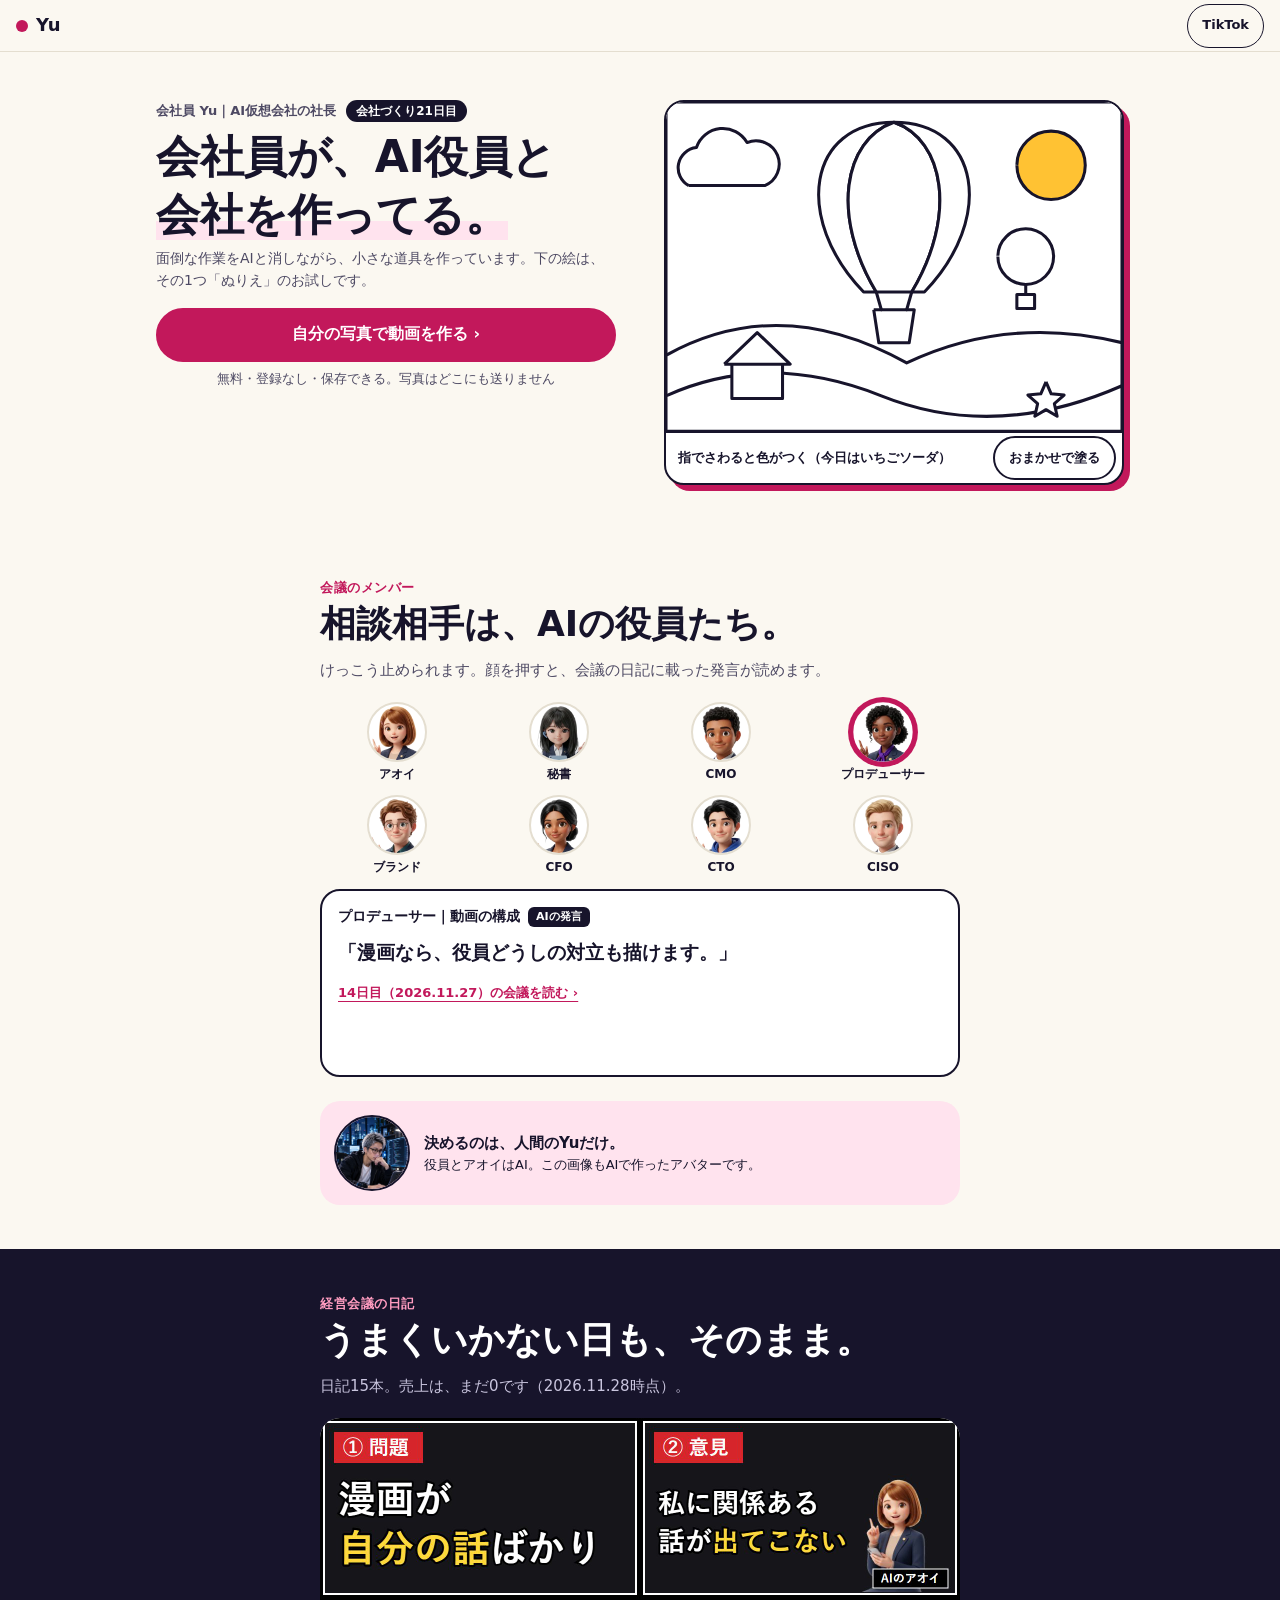
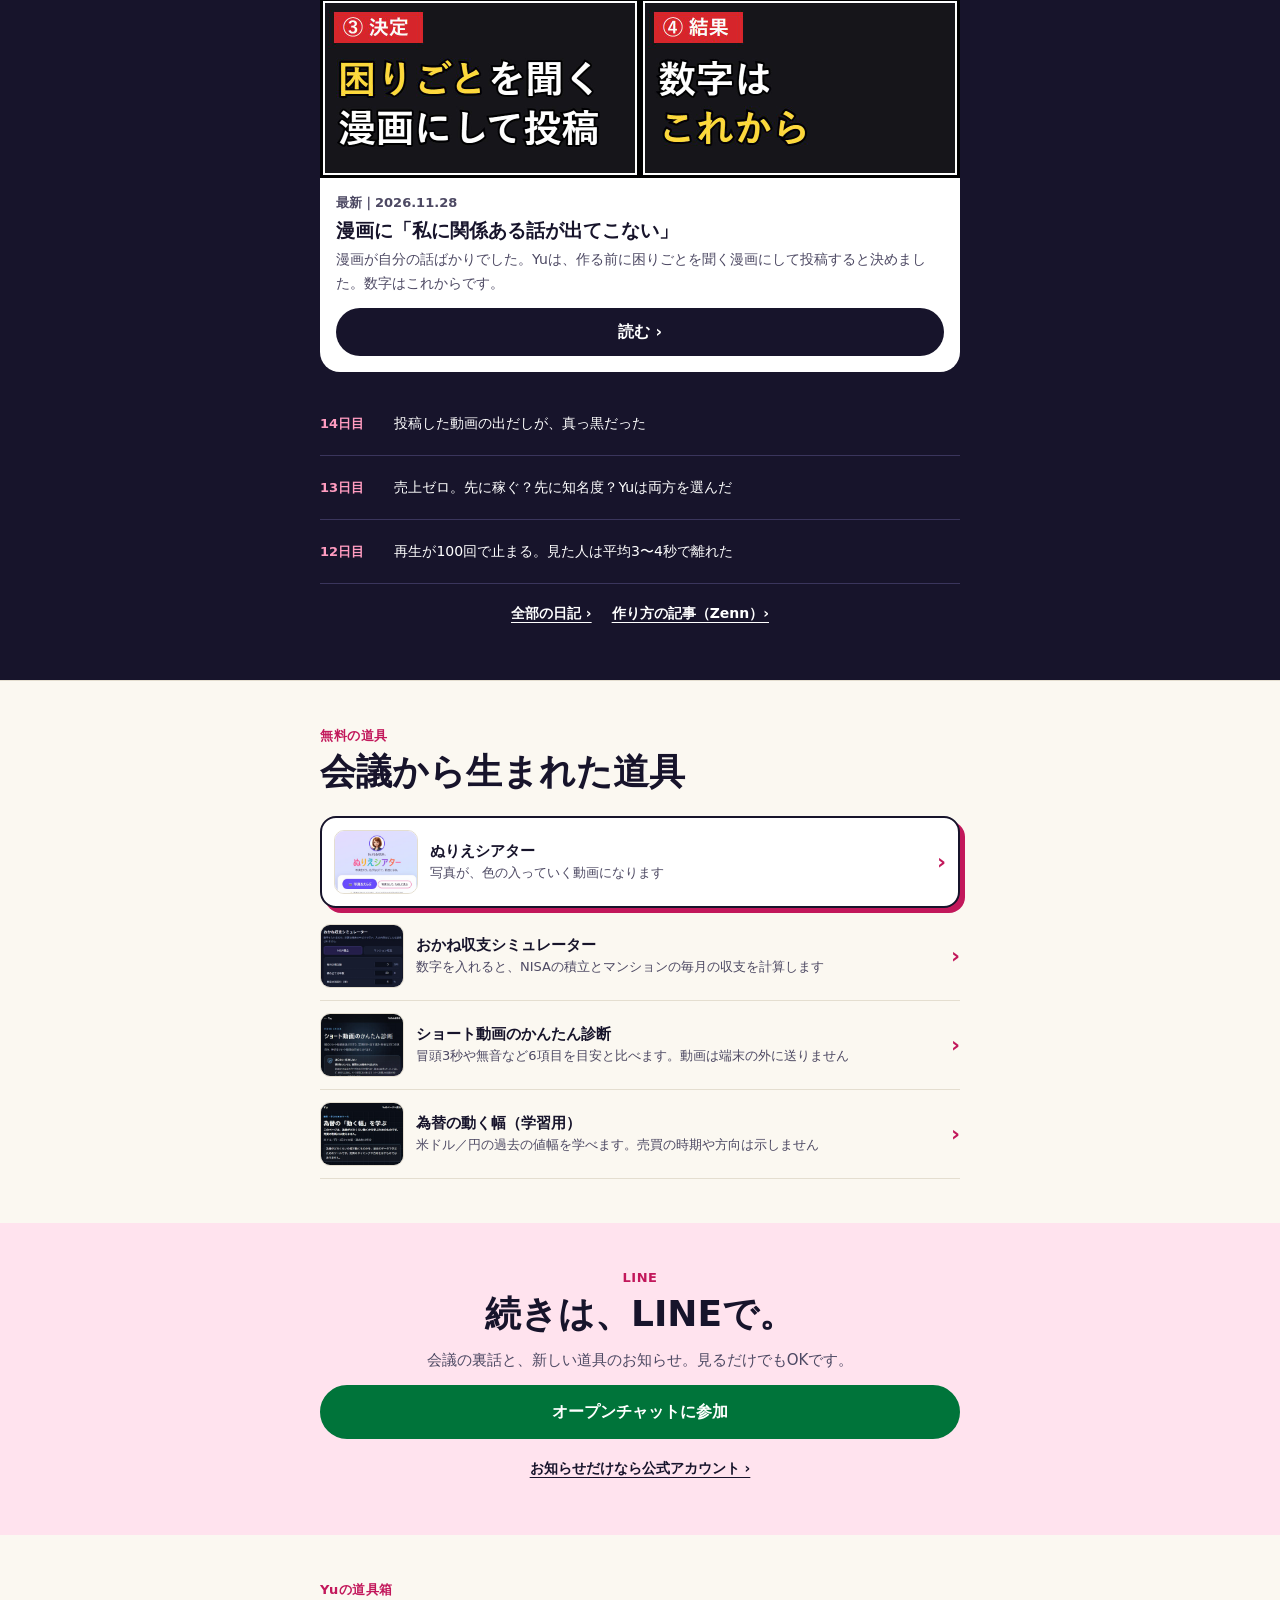
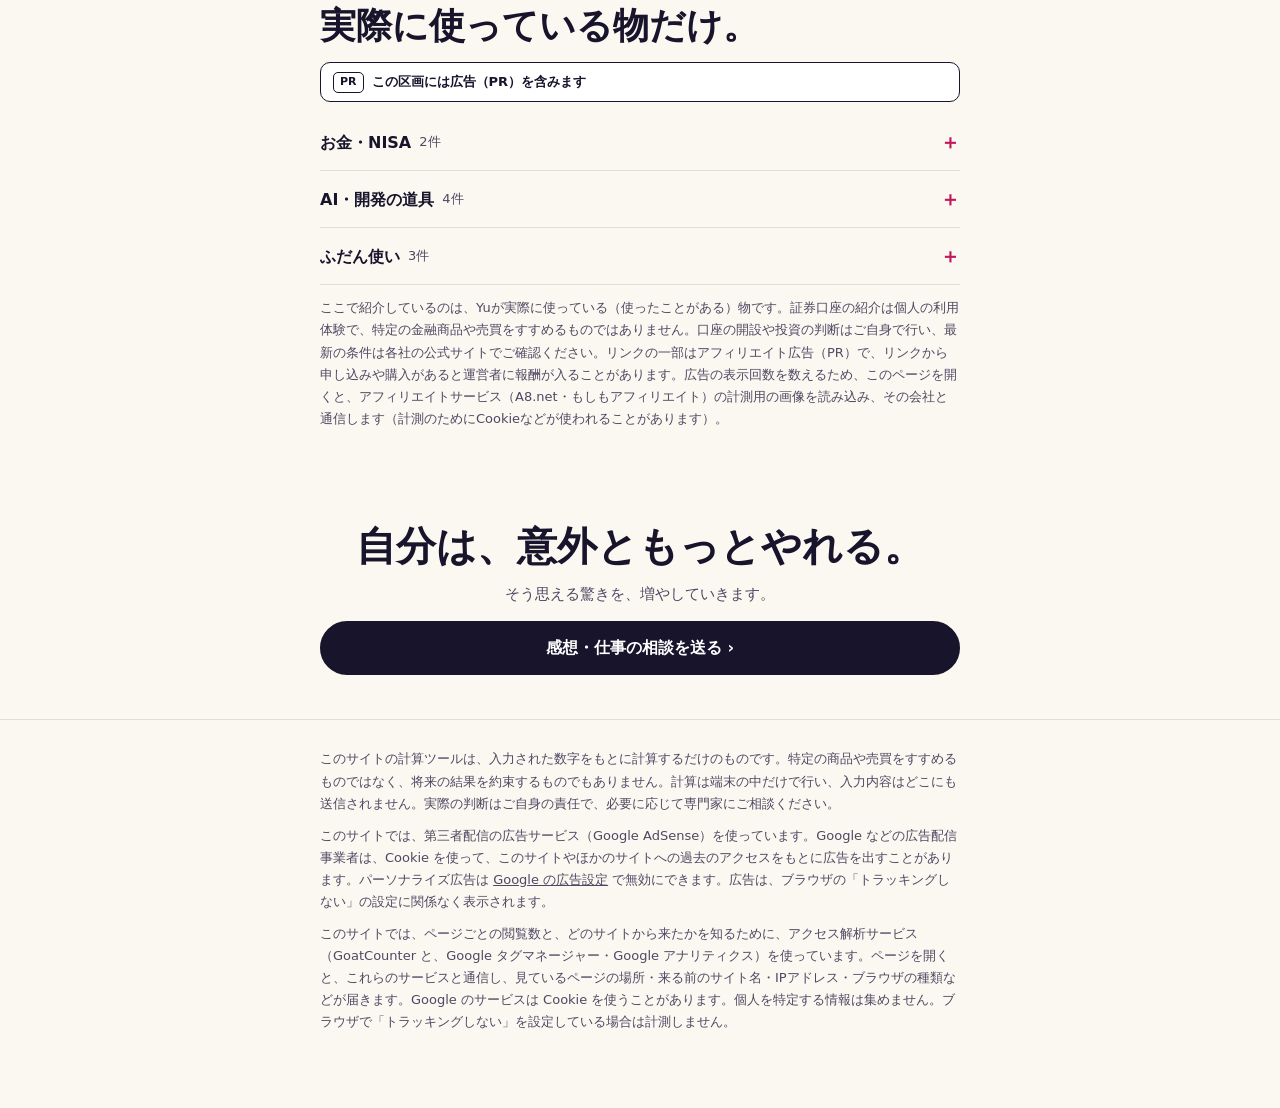
<file: index.html>
<!doctype html>
<html lang="ja">
<head>
<meta charset="utf-8">
<!--
  index.html：入口ページの骨組みだけを書くファイル。上から ①何の人か＋指で塗れる絵＋ぬりえのボタン ②AI役員 ③日記 ④無料の道具 ⑤LINE ⑥道具箱（PR） ⑦締めくくり ⑧注意書き。
  見た目は css/home_base.css（色と大きさの値・共通）・home_hero.css・home_officers.css・home_diary.css・home_tools.css・toolbox.css・home_motion.css。
  塗れる絵は js/paint_data.js・paint_view.js（開くたびの色と絵は daily_pick.js、紙ふぶきは confetti.js）、日数は company_days.js、
  役員の発言は officer_data.js・officer_view.js、日記は diary_latest_panel.js・diary_recent_view.js（と diary_*.js）、
  道具は tools_data.js・tools_validate.js・tools_view.js、設定（URL）は site_config.js、道具箱は toolbox_*.js、流れは main.js。
  最新の日記は diary/entries/ のデータを読み込むので、公開サイト（https）か手元のサーバーで開いたときだけ出る。
  ブラウザで直接開くだけで動く（サーバー・インターネット接続は不要。外部のファイルは読み込まない）。
  例外は画像だけ：道具箱の紹介リンクのカードに置く、ASPの計測用の小さな画像（1×1。js/site_config.js の ASP_LIST のホストに限る）と、
  アクセス解析（GoatCounter）への 1×1 の画像の読み込み（js/analytics_*.js。公開サイトで開いたときだけ。ページには置かない）。どちらも読み込めなくても表示は崩れない。
  もう1つの例外：Google タグマネージャー（js/gtm_loader.js。公開サイトで開いたときだけ www.googletagmanager.com の本体を読み込み、Google アナリティクスへ送る）。
  さらに Google AdSense（js/adsense_loader.js。公開サイトで開いたときだけ pagead2.googlesyndication.com の本体を読み込み、広告を出す。CSP は Google の広告の場所・iframe・インラインの style を許可。所有権の確認は meta の google-adsense-account と ads.txt）。
-->
<!-- CSP（このページが読み込んでよい場所の制限）。外部は Google タグマネージャー（script・通信・画像）のほかは画像だけ・決まったホストだけ（道具箱の ASP の計測用画像＝js/site_config.js の ASP_LIST の beaconHosts・アクセス解析の送り先）。
     計測の送り先（js/site_config.js の ANALYTICS_HOST）を変えたら、img-src の https://（そのホスト名）も同じに直す。tests/external_hosts.test.js が一致を確かめる -->
<meta http-equiv="Content-Security-Policy" content="default-src 'self'; script-src 'self' https://www.googletagmanager.com https://pagead2.googlesyndication.com https://*.googlesyndication.com https://*.doubleclick.net https://*.googletagservices.com https://adservice.google.com https://*.adtrafficquality.google https://fundingchoicesmessages.google.com; style-src 'self' 'unsafe-inline'; img-src 'self' https://yuceo.goatcounter.com https://www18.a8.net https://i.moshimo.com https://www.googletagmanager.com https://*.google-analytics.com https://*.googlesyndication.com https://*.doubleclick.net https://*.google.com https://*.gstatic.com https://*.adtrafficquality.google; connect-src 'self' https://www.googletagmanager.com https://*.google-analytics.com https://*.analytics.google.com https://*.googlesyndication.com https://*.doubleclick.net https://*.google.com https://csi.gstatic.com https://*.adtrafficquality.google; font-src 'none'; frame-src https://*.googlesyndication.com https://*.doubleclick.net https://www.google.com https://*.adtrafficquality.google https://fundingchoicesmessages.google.com; object-src 'none'; base-uri 'self'; form-action 'none'">
<!-- Google AdSense の所有権の確かめ（公開されてよい値。js/site_config.js の ADSENSE_CLIENT・ads.txt と同じ ID） -->
<meta name="google-adsense-account" content="ca-pub-4030921387057007">
<!-- ページの情報を送る範囲：ほかのサイトへ移るときに送るのはサイト名だけ（?date= などを送らない） -->
<meta name="referrer" content="strict-origin-when-cross-origin">
<!-- 共有カードと検索用の説明（requirements_seo.md）。画面には出ない。画像・URL は https://yu-ceo.github.io/ で始まる絶対URL。 -->
<meta name="description" content="会社員エンジニアのYuが、AI役員と自分の会社を作る実録。写真が塗り絵の動画になる無料の「ぬりえシアター」と、AI役員会議の日記を置いています。">
<meta property="og:title" content="Yu｜AI仮想会社の社長">
<meta property="og:description" content="会社員エンジニアのYuが、AI役員と自分の会社を作る実録。写真が塗り絵の動画になる無料の「ぬりえシアター」と、AI役員会議の日記を置いています。">
<meta property="og:type" content="website">
<meta property="og:site_name" content="Yu｜AI仮想会社の社長">
<meta property="og:locale" content="ja_JP">
<meta property="og:image" content="https://yu-ceo.github.io/assets/og/og_default.png">
<meta property="og:image:width" content="1200">
<meta property="og:image:height" content="630">
<meta property="og:image:alt" content="夜の部屋でパソコンに向かうYu（AIで作ったアバター）と、『Yu｜AI仮想会社の社長』『AI役員会議で人生を変えにいく、会社員エンジニアの実録』の文字">
<meta name="twitter:card" content="summary_large_image">
<meta property="og:url" content="https://yu-ceo.github.io/">
<link rel="canonical" href="https://yu-ceo.github.io/">
<!-- Google Search Console の所有権の確認（公開されてよい値）。消すと確認が外れるので消さない -->
<meta name="google-site-verification" content="DRMRNizrtKxoNGWkSGP-5yyrqOF_DW4ScWJ_Nh_0c70">
<meta name="viewport" content="width=device-width, initial-scale=1, viewport-fit=cover">
<title>Yu｜AI仮想会社の社長</title>
<!-- home_base.css（色と大きさの値）を先に読み込む。home_motion.css（PC幅・動きを減らす設定）は最後 -->
<link rel="stylesheet" href="css/home_base.css">
<link rel="stylesheet" href="css/home_hero.css">
<link rel="stylesheet" href="css/home_officers.css">
<link rel="stylesheet" href="css/home_diary.css">
<link rel="stylesheet" href="css/home_tools.css">
<link rel="stylesheet" href="css/toolbox.css">
<link rel="stylesheet" href="css/home_motion.css">
</head>
<body>

<nav class="bar" aria-label="サイトのメニュー">
  <a class="bar-logo" href="#top"><i aria-hidden="true"></i>Yu</a>
  <a class="bar-link" id="bar-tiktok" target="_blank" rel="noopener" hidden>TikTok</a>
</nav>

<main>
  <!-- ① 何の人か ＋ ぬりえシアターの入口。文言を変えるときはここを直す -->
  <section class="hero" id="top">
    <div class="wrap">
      <div class="hero-text">
        <p class="who">会社員 Yu｜AI仮想会社の社長 <b id="company-days" hidden></b></p>
        <h1><span class="hero-line"><span class="nowrap-unit">会社員が、</span><span class="nowrap-unit">AI役員と</span></span><span class="hero-line"><em>会社を作ってる。</em></span></h1>
        <p class="lead">面倒な作業をAIと消しながら、小さな道具を作っています。下の絵は、その1つ「ぬりえ」のお試しです。</p>
      </div>
      <div class="hero-art">
        <!-- 線画は js/paint_view.js が作る -->
        <div class="canvas" id="canvas">
          <svg id="art" viewBox="0 0 360 260" role="img" aria-label="塗り絵の絵"></svg>
          <div class="done" id="paint-done" role="status" hidden>
            <strong>ほら、意外とやれた。</strong>
            <span>下のボタンで、あなたの写真でも。</span>
          </div>
          <div class="hint">
            <span id="paint-hint" aria-live="polite">指でさわると色がつく</span>
            <button type="button" id="paint-auto">おまかせで塗る</button>
          </div>
        </div>
      </div>
      <div class="hero-cta">
        <a class="btn btn-main" href="nurie/">自分の写真で動画を作る ›</a>
        <p class="safe">無料・登録なし・保存できる。写真はどこにも送りません</p>
      </div>
    </div>
  </section>

  <!-- ② AI役員。顔のボタンは js/officer_view.js が並べる -->
  <section id="officers" aria-labelledby="officers-title">
    <div class="wrap reveal">
      <p class="kicker">会議のメンバー</p>
      <h2 id="officers-title"><span class="nowrap-unit">相談相手は、</span><span class="nowrap-unit">AIの役員たち。</span></h2>
      <p class="desc">けっこう止められます。顔を押すと、会議の日記に載った発言が読めます。</p>
      <div class="faces" id="officer-faces"></div>
      <div class="say" aria-live="polite">
        <p class="say-who"><span id="officer-name"></span><span class="say-ai">AIの発言</span></p>
        <blockquote id="officer-line"></blockquote>
        <a id="officer-link" href="diary/">日記を読む ›</a>
      </div>
      <div class="boss">
        <picture>
          <source srcset="assets/yu.webp" type="image/webp">
          <img src="assets/yu.jpg" alt="Yuのアバター（AIで作った画像）" width="787" height="1400" loading="lazy">
        </picture>
        <p><strong>決めるのは、人間のYuだけ。</strong>役員とアオイはAI。この画像もAIで作ったアバターです。</p>
      </div>
    </div>
  </section>

  <!-- ③ 日記。状態（読み込み中・失敗・0件・通常）は js/diary_latest_panel.js が切り替える -->
  <section class="night" id="diary-latest" aria-labelledby="diary-title">
    <div class="wrap reveal">
      <p class="kicker">経営会議の日記</p>
      <h2 id="diary-title"><span class="nowrap-unit">うまくいかない日も、</span><span class="nowrap-unit">そのまま。</span></h2>
      <!-- 「売上は、まだ0」と日付は自動で変わらないので、受注したら手で直す -->
      <p class="desc"><span id="diary-count-area" hidden>日記<span id="diary-count"></span>本。</span>売上は、まだ0です<span class="nowrap-unit">（2026.11.28時点）。</span></p>

      <div id="diary-ok" hidden>
        <a class="latest" id="diary-latest-card" href="diary/"></a>
        <ol class="past" id="diary-recent-list"></ol>
      </div>
      <div class="skel" id="diary-loading" role="status" aria-label="日記を読み込んでいます" hidden></div>
      <div class="state" id="diary-failed" hidden>日記を読み込めませんでした。<br>通信の状態を確かめて、もう一度お試しください。<button type="button" class="btn" id="diary-retry">もう一度読み込む</button></div>
      <div class="state" id="diary-empty" hidden>最初の日記は、次の会議のあとに出ます。</div>

      <p class="links">
        <a href="diary/">全部の日記 ›</a>
        <a id="diary-zenn" target="_blank" rel="noopener" hidden>作り方の記事（Zenn）›</a>
      </p>
    </div>
  </section>

  <!-- ④ 無料の道具。行は js/tools_view.js が js/tools_data.js から作る -->
  <section class="tools" id="tools" aria-labelledby="tools-title">
    <div class="wrap reveal">
      <p class="kicker">無料の道具</p>
      <h2 id="tools-title">会議から生まれた道具</h2>
      <ul class="tool-list" id="tool-list"></ul>
    </div>
  </section>

  <!-- ⑤ LINE。2つとも出せないときは区画ごと隠す -->
  <section class="line-area" id="line-panel" aria-labelledby="line-title">
    <div class="wrap reveal">
      <p class="kicker">LINE</p>
      <h2 id="line-title">続きは、LINEで。</h2>
      <p class="desc"><span class="nowrap-unit">会議の裏話と、新しい道具のお知らせ。</span><span class="nowrap-unit">見るだけでもOKです。</span></p>
      <a class="btn btn-line" id="line-openchat" target="_blank" rel="noopener" hidden>オープンチャットに参加</a>
      <p class="links"><a id="line-official" target="_blank" rel="noopener" hidden>お知らせだけなら公式アカウント ›</a></p>
    </div>
  </section>

  <!-- ⑥ Yuの道具箱。中身は js/toolbox_view.js が作る。表示できる道具が0件なら区画ごと隠したまま -->
  <section id="toolbox" aria-labelledby="toolbox-title" hidden>
    <div class="wrap reveal">
      <p class="kicker">Yuの道具箱</p>
      <h2 id="toolbox-title">実際に使っている物だけ。</h2>
      <!-- PR表示：紹介リンクが1件以上あるときだけ toolbox_view.js が出す -->
      <p class="tb-pr-notice" id="toolbox-pr" hidden><span class="tb-pr" aria-hidden="true">PR</span><span>この区画には広告（PR）を含みます</span></p>
      <div id="toolbox-genres"></div>
      <!-- 道具箱の注意書き。文は toolbox_view.js が、表示中の道具に合わせて入れる -->
      <p class="tb-disclaimer" id="toolbox-disclaimer"></p>
    </div>
  </section>

  <!-- ⑦ 締めくくり。お問い合わせは同じサイトの contact.html（フォームのURLは js/site_config.js の CONTACT_FORM_URL） -->
  <section class="end" aria-labelledby="end-title">
    <div class="wrap reveal">
      <h2 id="end-title"><span class="nowrap-unit">自分は、</span><span class="nowrap-unit">意外ともっとやれる。</span></h2>
      <p class="desc"><span class="nowrap-unit">そう思える驚きを、増やしていきます。</span></p>
      <a class="btn btn-ink" id="end-contact" href="contact.html">感想・仕事の相談を送る ›</a>
    </div>
  </section>
</main>

<!-- ⑧ 共通の注意書き。文言を変えるときは、ここを直す -->
<footer class="note" id="note">
  <p>このサイトの計算ツールは、入力された数字をもとに計算するだけのものです。特定の商品や売買をすすめるものではなく、将来の結果を約束するものでもありません。計算は端末の中だけで行い、入力内容はどこにも送信されません。実際の判断はご自身の責任で、必要に応じて専門家にご相談ください。</p>
  <p>このサイトでは、第三者配信の広告サービス（Google AdSense）を使っています。Google などの広告配信事業者は、Cookie を使って、このサイトやほかのサイトへの過去のアクセスをもとに広告を出すことがあります。パーソナライズ広告は <a href="https://www.google.com/settings/ads" target="_blank" rel="noopener">Google の広告設定</a> で無効にできます。広告は、ブラウザの「トラッキングしない」の設定に関係なく表示されます。</p>
  <p>このサイトでは、ページごとの閲覧数と、どのサイトから来たかを知るために、アクセス解析サービス（GoatCounter と、Google タグマネージャー・Google アナリティクス）を使っています。ページを開くと、これらのサービスと通信し、見ているページの場所・来る前のサイト名・IPアドレス・ブラウザの種類などが届きます。Google のサービスは Cookie を使うことがあります。個人を特定する情報は集めません。ブラウザで「トラッキングしない」を設定している場合は計測しません。</p>
</footer>

<!-- 読み込む順番に意味がある：設定とデータ → 検査 → 表示の部品 → 最後に流れ（main.js）。
     defer（HTMLを読み終えてから、書いた順に動かす）。公開するときは tools/build_bundle.js が1つのファイルにまとめる（計測の3つは別の1つ） -->
<script src="js/site_config.js" defer></script>
<script src="js/tools_data.js" defer></script>
<script src="js/tools_validate.js" defer></script>
<script src="js/hero_image.js" defer></script>
<script src="js/tools_view.js" defer></script>
<script src="js/link_button.js" defer></script>
<script src="js/reveal_motion.js" defer></script>
<script src="js/hash_jump.js" defer></script>
<script src="js/daily_pick.js" defer></script>
<script src="js/confetti.js" defer></script>
<script src="js/paint_data.js" defer></script>
<script src="js/paint_view.js" defer></script>
<script src="js/diary_day.js" defer></script>
<script src="js/company_days.js" defer></script>
<script src="js/officer_data.js" defer></script>
<script src="js/officer_view.js" defer></script>
<script src="js/diary_safety.js" defer></script>
<script src="js/diary_speakers.js" defer></script>
<script src="js/diary_validate.js" defer></script>
<script src="js/diary_validate_story.js" defer></script>
<script src="js/diary_markup.js" defer></script>
<script src="js/diary_format3_counts.js" defer></script>
<script src="js/diary_validate_format3_media.js" defer></script>
<script src="js/diary_validate_format3_parts.js" defer></script>
<script src="js/diary_validate_format3.js" defer></script>
<script src="js/diary_format.js" defer></script>
<script src="js/diary_pick.js" defer></script>
<script src="js/diary_load.js" defer></script>
<script src="js/diary_parts.js" defer></script>
<script src="js/diary_hero_view.js" defer></script>
<script src="js/diary_recent_view.js" defer></script>
<script src="js/diary_latest_panel.js" defer></script>
<script src="js/toolbox_data.js" defer></script>
<script src="js/toolbox_validate.js" defer></script>
<script src="js/toolbox_link.js" defer></script>
<script src="js/toolbox_beacon.js" defer></script>
<script src="js/toolbox_view.js" defer></script>
<script src="js/main.js" defer></script>
<!-- アクセス解析は最後に読み込む（失敗しても、ほかの表示に影響させないため） -->
<script src="js/adsense_loader.js" defer></script>
<script src="js/gtm_loader.js" defer></script>
<script src="js/analytics_path.js" defer></script>
<script src="js/analytics_beacon.js" defer></script>
<script src="js/analytics_main.js" defer></script>
</body>
</html>
</file>
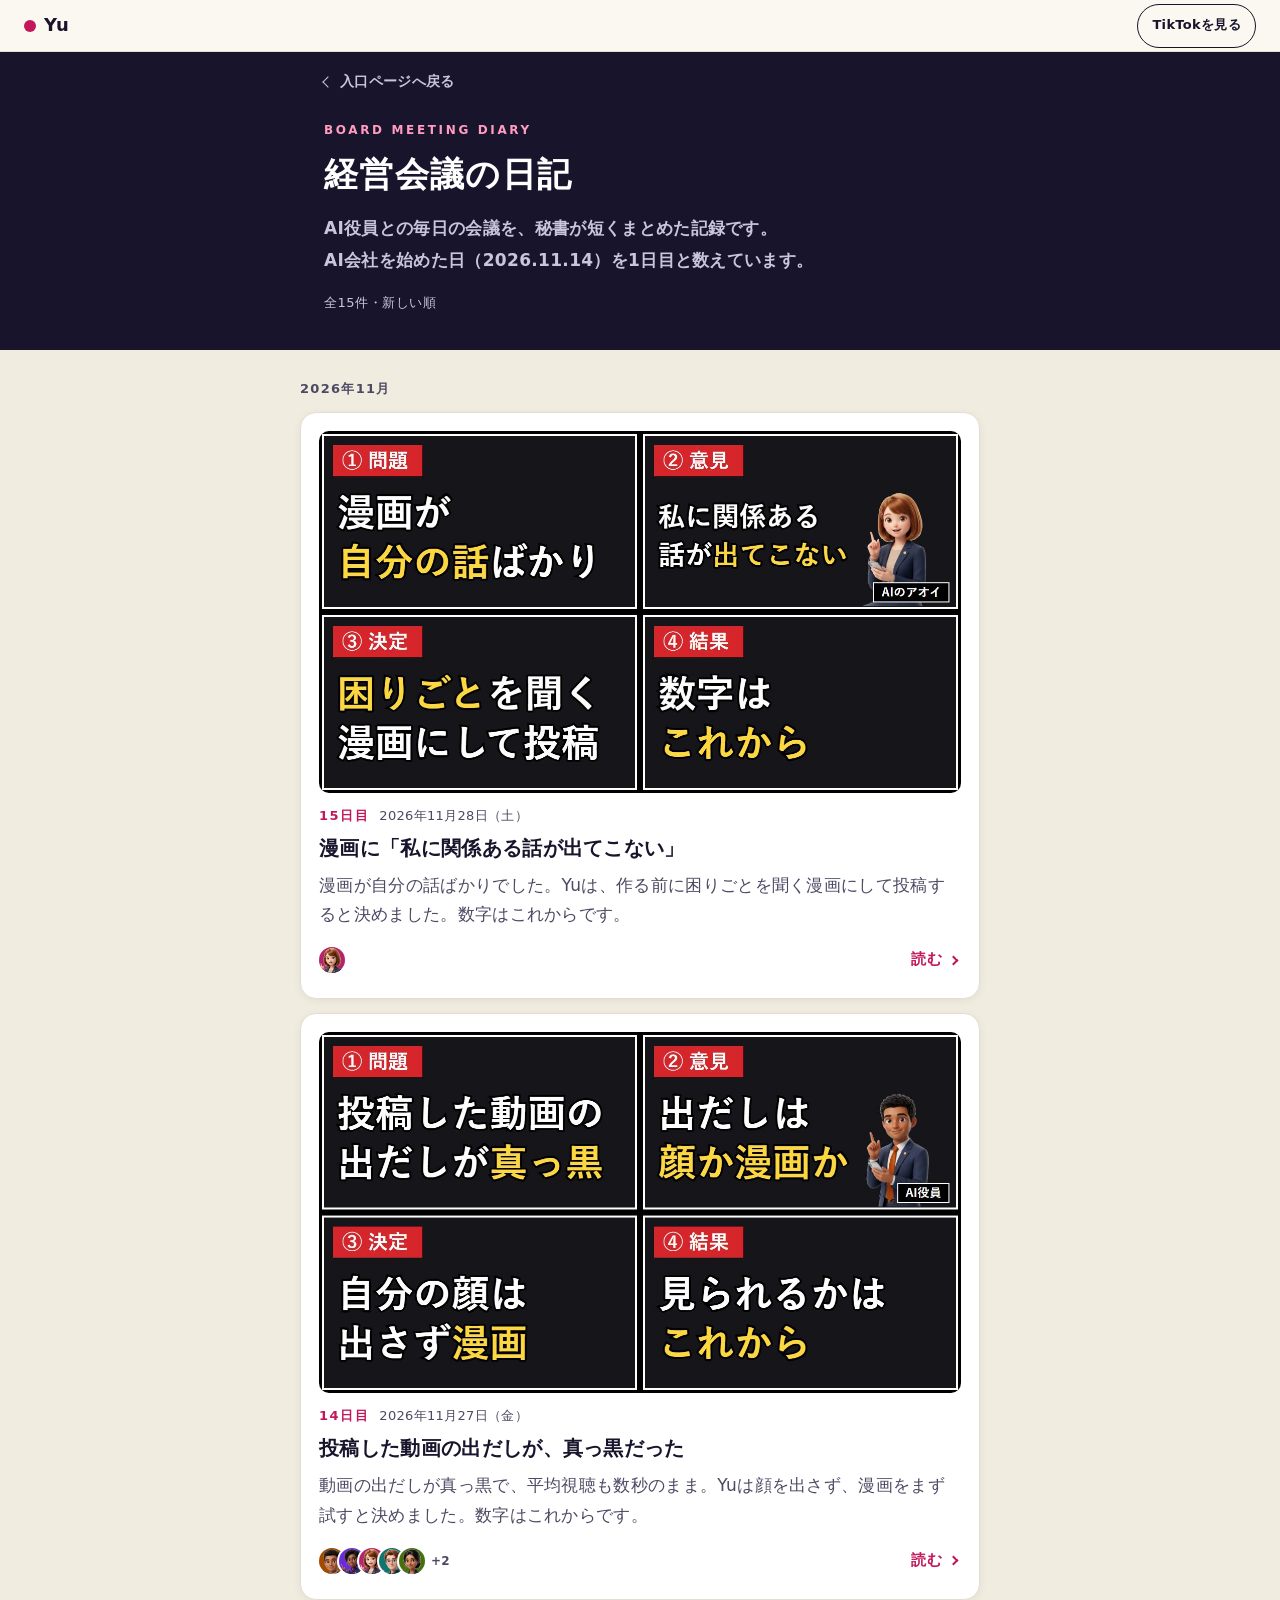
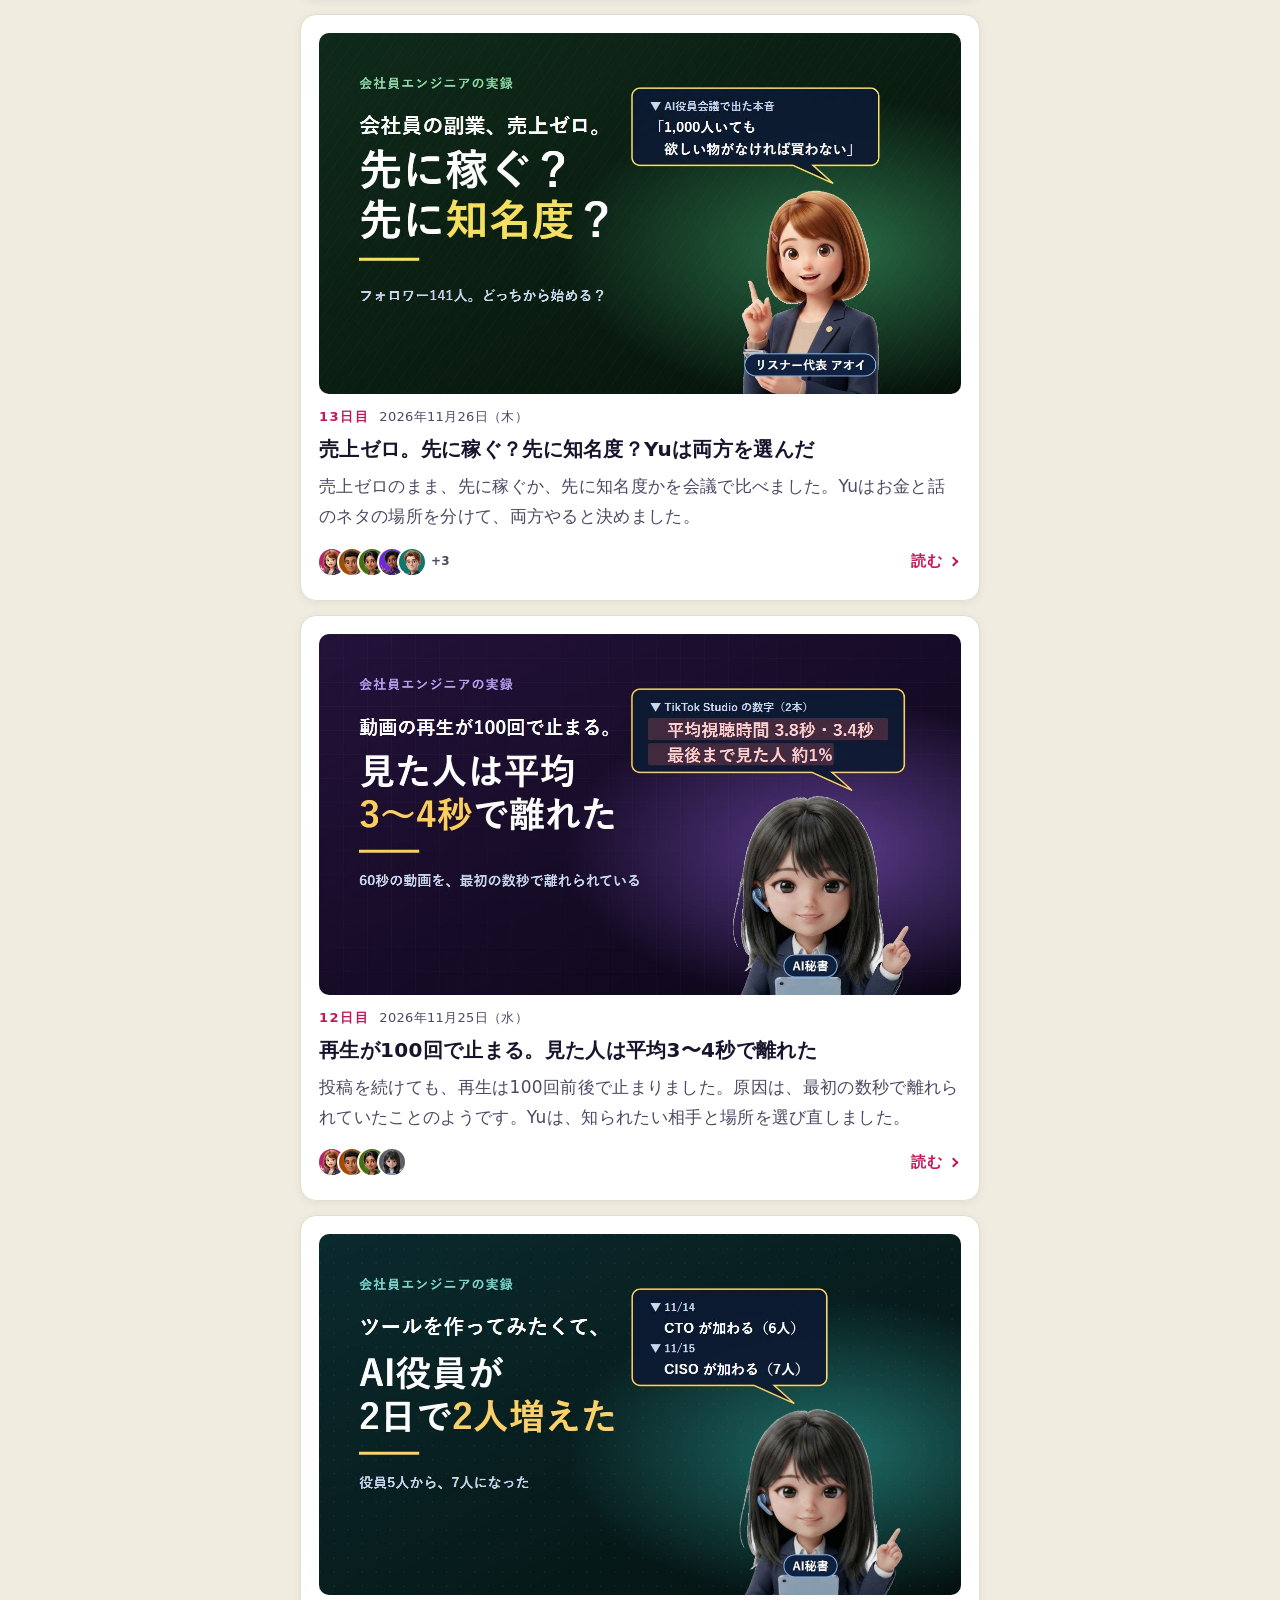
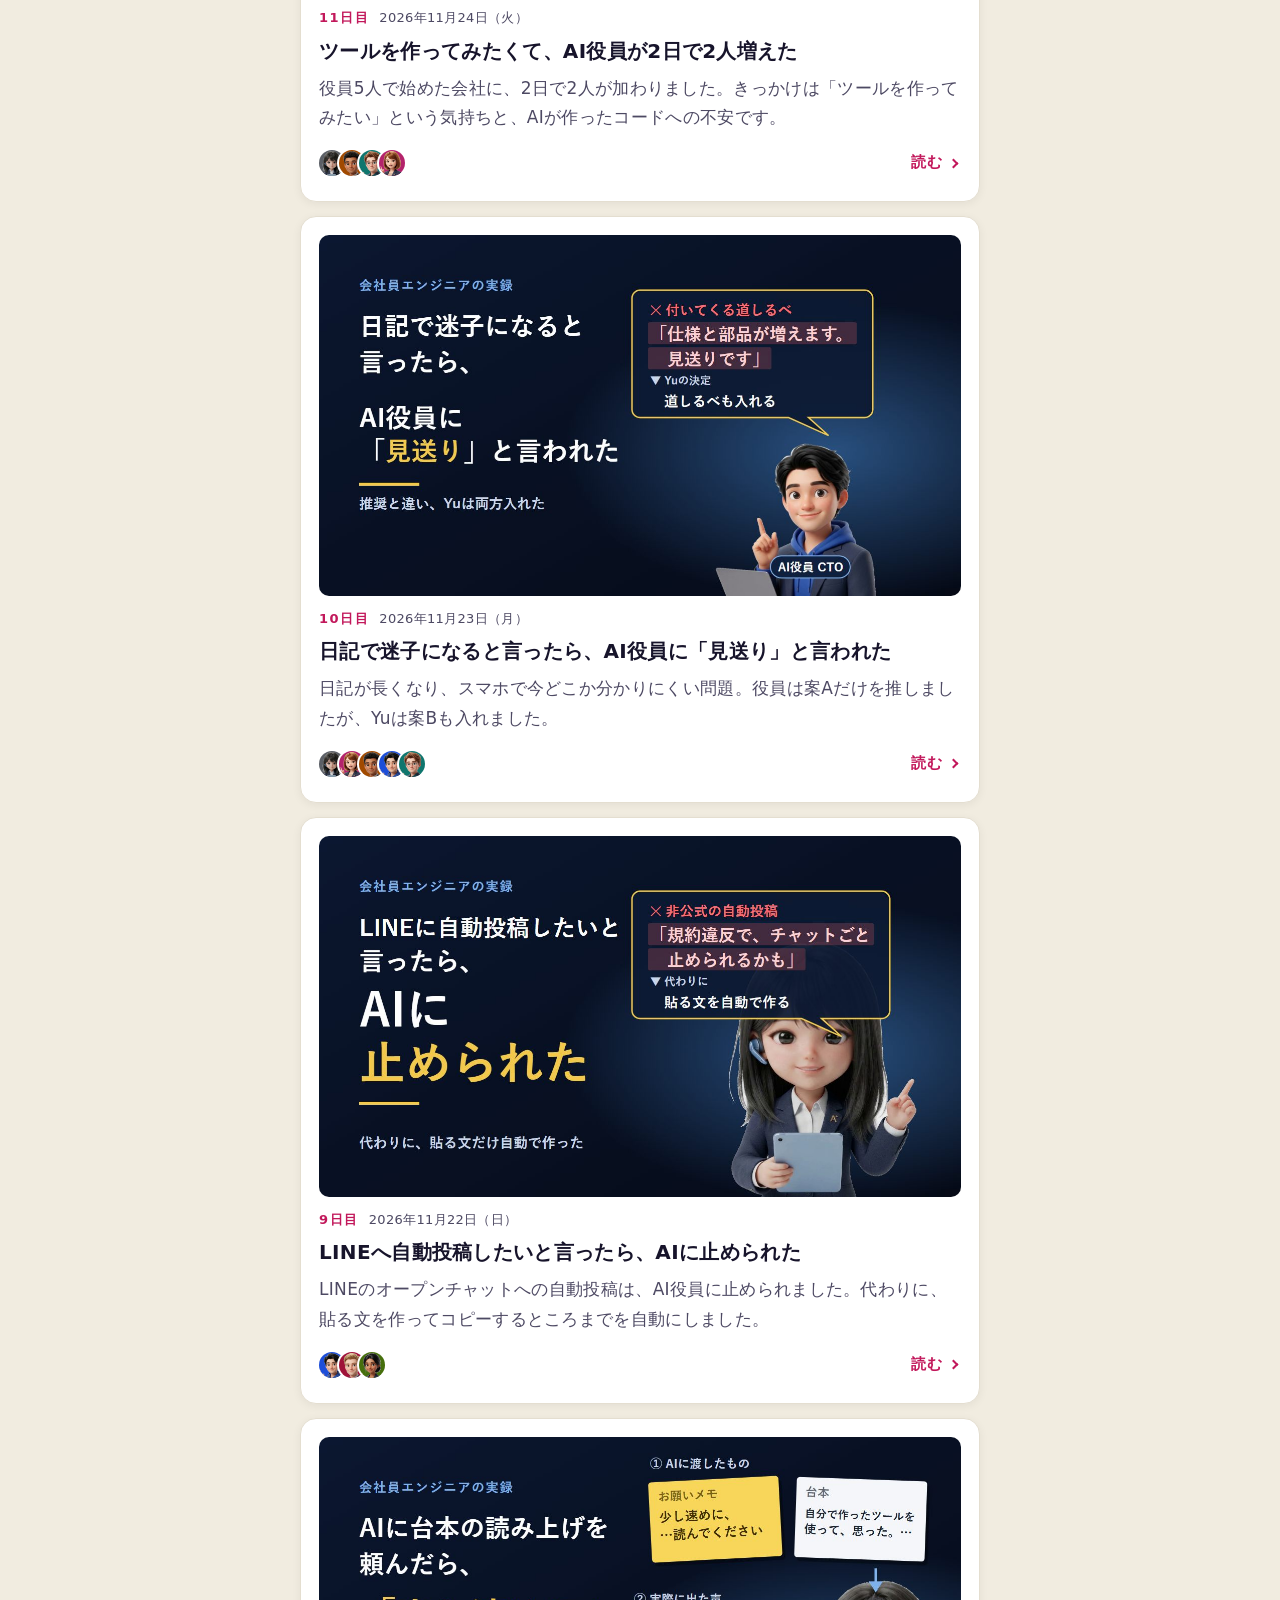
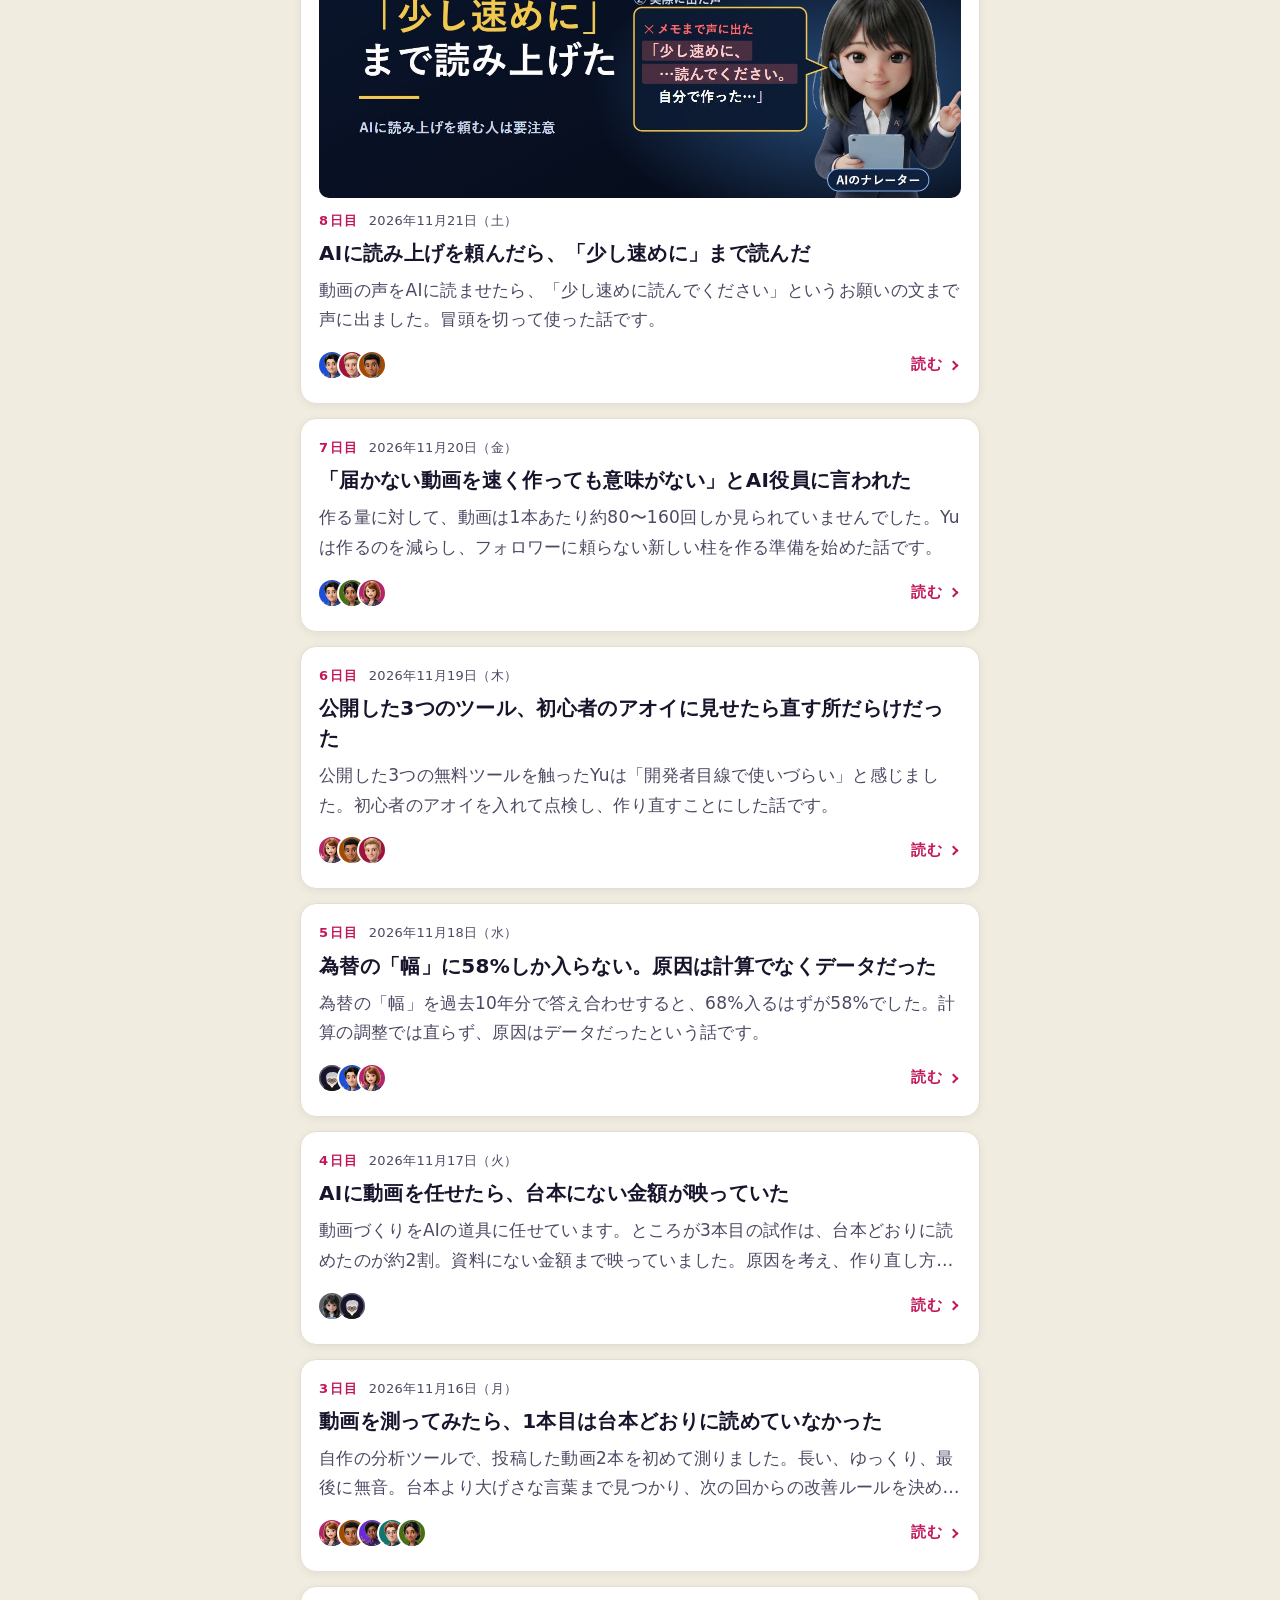
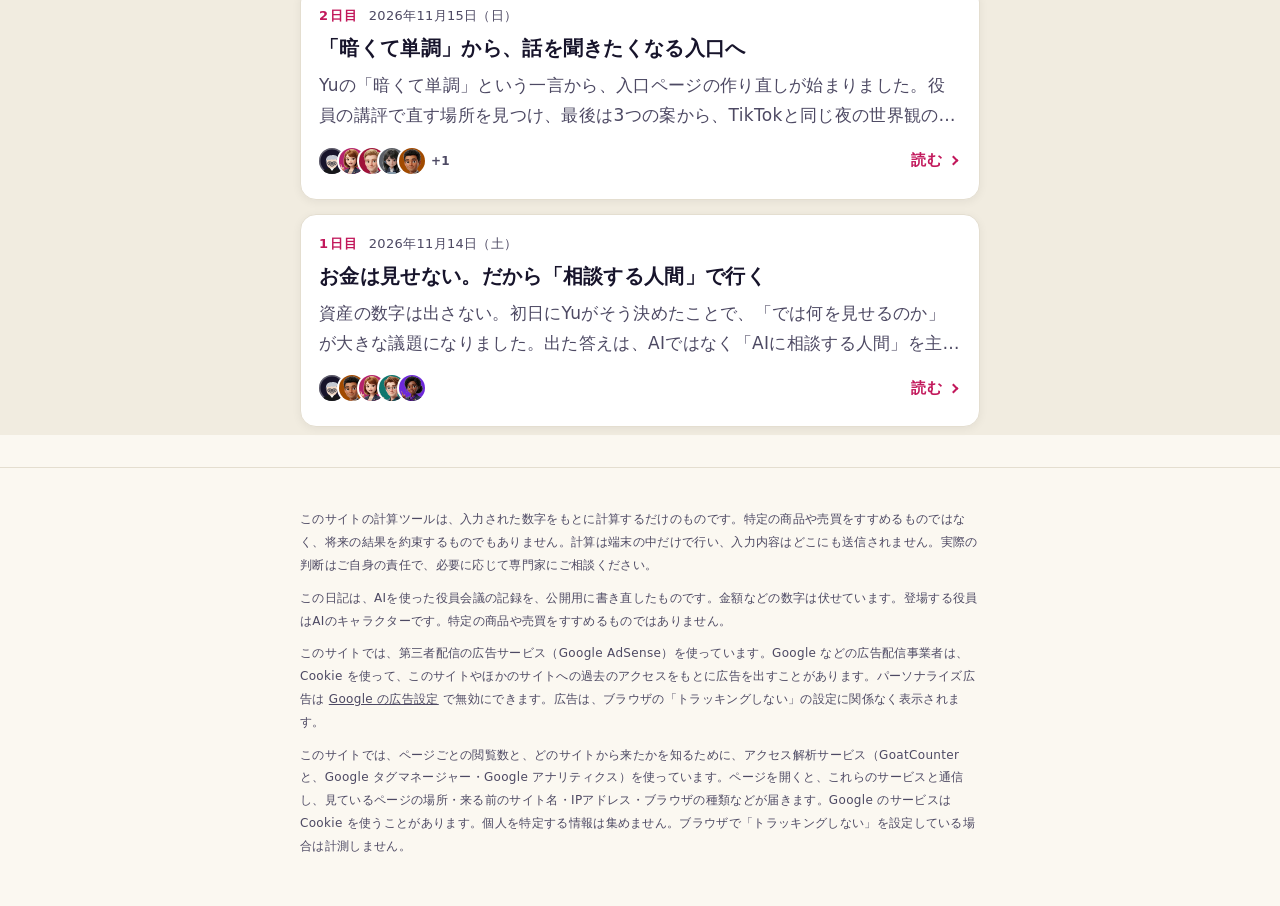
<file: diary/index.html>
<!doctype html>
<html lang="ja">
<head>
<meta charset="utf-8">
<!--
  diary/index.html：経営会議の日記の一覧ページ（/diary/）の骨組みだけを書くファイル。
  日記のカードは js/diary_list_view.js が、diary/entries/ のデータから作って並べる（流れは js/diary_list_main.js）。
  データを読み込むので、公開サイト（https）か手元のサーバー（README の手順）で開く。ファイルを直接開くと「読み込めませんでした」になる。
  外部と通信するのは、アクセス解析（GoatCounter）への 1×1 の画像の読み込みだけ（js/analytics_*.js。公開サイトで開いたときだけ。ページには置かない）。
  もう1つの例外：Google タグマネージャー（js/gtm_loader.js。公開サイトで開いたときだけ www.googletagmanager.com を読み込み、Google アナリティクスへ送る）。
  さらに Google AdSense（js/adsense_loader.js。公開サイトで開いたときだけ pagead2.googlesyndication.com の本体を読み込み、広告を出す。CSP は Google の広告の場所・iframe・インラインの style を許可。所有権の確認は meta の google-adsense-account と ads.txt）。
-->
<!-- CSP（このページが読み込んでよい場所の制限）。外部は Google タグマネージャー（script・通信・画像）のほかは画像だけ・決まったホストだけ（アクセス解析の送り先だけ）。
     計測の送り先（js/site_config.js の ANALYTICS_HOST）を変えたら、img-src の https://（そのホスト名）も同じに直す。tests/external_hosts.test.js が一致を確かめる -->
<meta http-equiv="Content-Security-Policy" content="default-src 'self'; script-src 'self' https://www.googletagmanager.com https://pagead2.googlesyndication.com https://*.googlesyndication.com https://*.doubleclick.net https://*.googletagservices.com https://adservice.google.com https://*.adtrafficquality.google https://fundingchoicesmessages.google.com; style-src 'self' 'unsafe-inline'; img-src 'self' https://yuceo.goatcounter.com https://www.googletagmanager.com https://*.google-analytics.com https://*.googlesyndication.com https://*.doubleclick.net https://*.google.com https://*.gstatic.com https://*.adtrafficquality.google; connect-src 'self' https://www.googletagmanager.com https://*.google-analytics.com https://*.analytics.google.com https://*.googlesyndication.com https://*.doubleclick.net https://*.google.com https://csi.gstatic.com https://*.adtrafficquality.google; font-src 'none'; frame-src https://*.googlesyndication.com https://*.doubleclick.net https://www.google.com https://*.adtrafficquality.google https://fundingchoicesmessages.google.com; object-src 'none'; base-uri 'self'; form-action 'none'">
<!-- Google AdSense の所有権の確かめ（公開されてよい値。js/site_config.js の ADSENSE_CLIENT・ads.txt と同じ ID） -->
<meta name="google-adsense-account" content="ca-pub-4030921387057007">
<!-- ページの情報を送る範囲：ほかのサイトへ移るときに送るのはサイト名だけ（?date= などを送らない） -->
<meta name="referrer" content="strict-origin-when-cross-origin">
<!-- 共有カードと検索用の説明（requirements_seo.md）。画面には出ない。画像・URL は https://yu-ceo.github.io/ で始まる絶対URL。 -->
<meta name="description" content="AI役員会議で毎日いちばん盛り上がった話題を、1本の話にした日記です。何が問題で、AI役員がどう意見を言い、Yuが何を決めたか。金額などの数字は伏せています。">
<meta property="og:title" content="経営会議の日記｜Yu">
<meta property="og:description" content="AI役員会議で毎日いちばん盛り上がった話題を、1本の話にした日記です。何が問題で、AI役員がどう意見を言い、Yuが何を決めたか。金額などの数字は伏せています。">
<meta property="og:type" content="website">
<meta property="og:site_name" content="Yu｜AI仮想会社の社長">
<meta property="og:locale" content="ja_JP">
<meta property="og:image" content="https://yu-ceo.github.io/assets/og/og_default.png">
<meta property="og:image:width" content="1200">
<meta property="og:image:height" content="630">
<meta property="og:image:alt" content="夜の部屋でパソコンに向かうYu（AIで作ったアバター）と、『Yu｜AI仮想会社の社長』『AI役員会議で人生を変えにいく、会社員エンジニアの実録』の文字">
<meta name="twitter:card" content="summary_large_image">
<meta property="og:url" content="https://yu-ceo.github.io/diary/">
<link rel="canonical" href="https://yu-ceo.github.io/diary/">
<meta name="viewport" content="width=device-width, initial-scale=1, viewport-fit=cover">
<title>経営会議の日記｜Yu</title>
<!-- 変数（variables.css）を先に読み込む。ほかのCSSがその値を使うため -->
<link rel="stylesheet" href="../css/variables.css">
<link rel="stylesheet" href="../css/style.css">
<link rel="stylesheet" href="../css/hero.css">
<link rel="stylesheet" href="../css/diary.css">
<link rel="stylesheet" href="../css/diary_entry.css">
</head>
<body>

<!-- 上部の固定バー（入口ページと同じ）。「Yu」で入口ページへ、TikTok の URL は js/site_config.js から入る -->
<nav class="bar" aria-label="サイトのメニュー">
  <a class="bar-logo" href="../">Yu</a>
  <a class="bar-link" id="bar-tiktok" target="_blank" rel="noopener" hidden>TikTokを見る</a>
</nav>

<!-- 紺の帯：入口ページへ戻る・見出し・説明・件数 -->
<header class="night d-head">
  <div class="back-row"><a class="back-link" href="../">入口ページへ戻る</a></div>
  <div class="d-head-inner">
    <p class="d-eyebrow">BOARD MEETING DIARY</p>
    <h1 class="d-h1">経営会議の日記</h1>
    <p class="d-lead">AI役員との毎日の会議を、秘書が短くまとめた記録です。<span class="nowrap-unit">AI会社を始めた日（2026.11.14）を1日目と数えています。</span></p>
    <p class="d-count" id="diary-count" hidden></p>
  </div>
</header>

<!-- 日記のカードの場所。js/diary_list_view.js が中身を入れる -->
<main class="d-listwrap" id="diary-list"></main>

<!-- 注意書き（ツールの注意書き＋日記の注意書き＋アクセス解析の説明）。文言を変えるときは、ここと diary/entry.html の両方を直す -->
<footer class="note d-page-note">
  <p>このサイトの計算ツールは、入力された数字をもとに計算するだけのものです。特定の商品や売買をすすめるものではなく、将来の結果を約束するものでもありません。計算は端末の中だけで行い、入力内容はどこにも送信されません。実際の判断はご自身の責任で、必要に応じて専門家にご相談ください。</p>
  <p>この日記は、AIを使った役員会議の記録を、公開用に書き直したものです。金額などの数字は伏せています。登場する役員はAIのキャラクターです。特定の商品や売買をすすめるものではありません。</p>
  <p>このサイトでは、第三者配信の広告サービス（Google AdSense）を使っています。Google などの広告配信事業者は、Cookie を使って、このサイトやほかのサイトへの過去のアクセスをもとに広告を出すことがあります。パーソナライズ広告は <a href="https://www.google.com/settings/ads" target="_blank" rel="noopener">Google の広告設定</a> で無効にできます。広告は、ブラウザの「トラッキングしない」の設定に関係なく表示されます。</p>
  <p>このサイトでは、ページごとの閲覧数と、どのサイトから来たかを知るために、アクセス解析サービス（GoatCounter と、Google タグマネージャー・Google アナリティクス）を使っています。ページを開くと、これらのサービスと通信し、見ているページの場所・来る前のサイト名・IPアドレス・ブラウザの種類などが届きます。Google のサービスは Cookie を使うことがあります。個人を特定する情報は集めません。ブラウザで「トラッキングしない」を設定している場合は計測しません。</p>
</footer>

<!-- 読み込む順番に意味がある：設定 → 部品 → 表示 → 最後に流れ（diary_list_main.js）。
     defer（HTMLを読み終えてから、書いた順に動かす）。公開するときは tools/build_bundle.js が1つのファイルにまとめる（計測の3つは別の1つ） -->
<script src="../js/site_config.js" defer></script>
<script src="../js/link_button.js" defer></script>
<script src="../js/diary_day.js" defer></script>
<script src="../js/diary_safety.js" defer></script>
<script src="../js/diary_speakers.js" defer></script>
<script src="../js/diary_validate.js" defer></script>
<script src="../js/diary_validate_story.js" defer></script>
<script src="../js/diary_markup.js" defer></script>
<script src="../js/diary_format3_counts.js" defer></script>
<script src="../js/diary_validate_format3_media.js" defer></script>
<script src="../js/diary_validate_format3_parts.js" defer></script>
<script src="../js/diary_validate_format3.js" defer></script>
<script src="../js/diary_format.js" defer></script>
<script src="../js/diary_pick.js" defer></script>
<script src="../js/diary_load.js" defer></script>
<script src="../js/diary_parts.js" defer></script>
<script src="../js/diary_hero_view.js" defer></script>
<script src="../js/diary_list_view.js" defer></script>
<script src="../js/diary_list_main.js" defer></script>
<!-- アクセス解析は最後に読み込む（失敗しても、ほかの表示に影響させないため） -->
<script src="../js/adsense_loader.js" defer></script>
<script src="../js/gtm_loader.js" defer></script>
<script src="../js/analytics_path.js" defer></script>
<script src="../js/analytics_beacon.js" defer></script>
<script src="../js/analytics_main.js" defer></script>
</body>
</html>
</file>
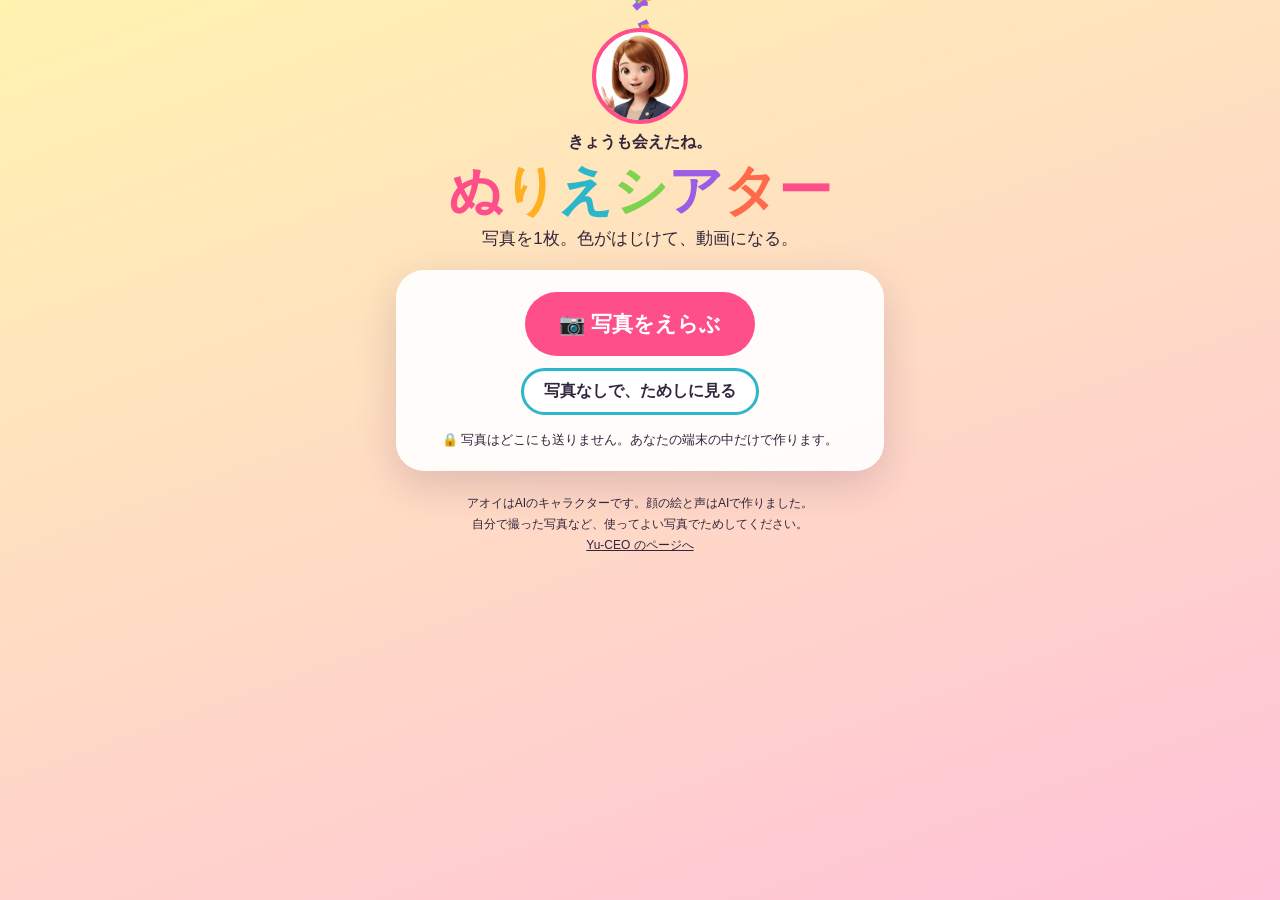
<file: nurie/index.html>
<!doctype html>
<html lang="ja">
<head>
  <meta charset="utf-8">
  <!-- 通信は一切させない。読み込めるのは同じ場所のファイルと、埋め込んだ画像だけ -->
  <meta http-equiv="Content-Security-Policy" content="default-src 'none'; script-src 'self'; style-src 'self'; img-src data:; media-src blob:; base-uri 'none'; form-action 'none'">
  <meta name="referrer" content="no-referrer">
  <meta name="description" content="写真を1枚えらぶと、塗り絵のように色が入る動画になります。写真は端末の外に送りません。">
  <meta name="viewport" content="width=device-width, initial-scale=1">
  <title>ぬりえシアター｜写真が塗り絵の動画になる</title>
  <link rel="stylesheet" href="style.css">
</head>
<body>
  <!-- 開くたびに変わる演出を描く場所 -->
  <canvas id="sky" aria-hidden="true"></canvas>

  <main>
    <img id="face" class="face" alt="アオイ（AI）">
    <p id="greet" class="greet"></p>
    <h1 id="title">ぬりえシアター</h1>
    <p class="lead">写真を1枚。色がはじけて、動画になる。</p>

    <section id="start" class="card">
      <label class="big">
        📷 写真をえらぶ
        <input id="file" type="file" accept="image/*">
      </label>
      <button id="sample" class="sub" type="button">写真なしで、ためしに見る</button>
      <p class="note">🔒 写真はどこにも送りません。あなたの端末の中だけで作ります。</p>
    </section>

    <section id="stage" class="card" hidden>
      <canvas id="view"></canvas>
      <p id="status" role="status"></p>
      <div class="row">
        <a id="save" class="big" hidden>⬇ 動画を保存</a>
        <button id="again" class="sub" type="button" hidden>もう一度見る</button>
        <button id="other" class="sub" type="button" hidden>別の写真にする</button>
      </div>
    </section>
    <noscript><p>このページは JavaScript を使います。</p></noscript>

    <footer>
      <p>アオイはAIのキャラクターです。顔の絵と声はAIで作りました。</p>
      <p>自分で撮った写真など、使ってよい写真でためしてください。</p>
      <p><a href="../">Yu-CEO のページへ</a></p>
    </footer>
  </main>

  <script src="wow.js"></script>
  <script src="aoi_face.js"></script>
  <script src="aoi.js"></script>
  <script src="aoi_voice.js"></script>
  <script src="app.js"></script>
</body>
</html>
</file>
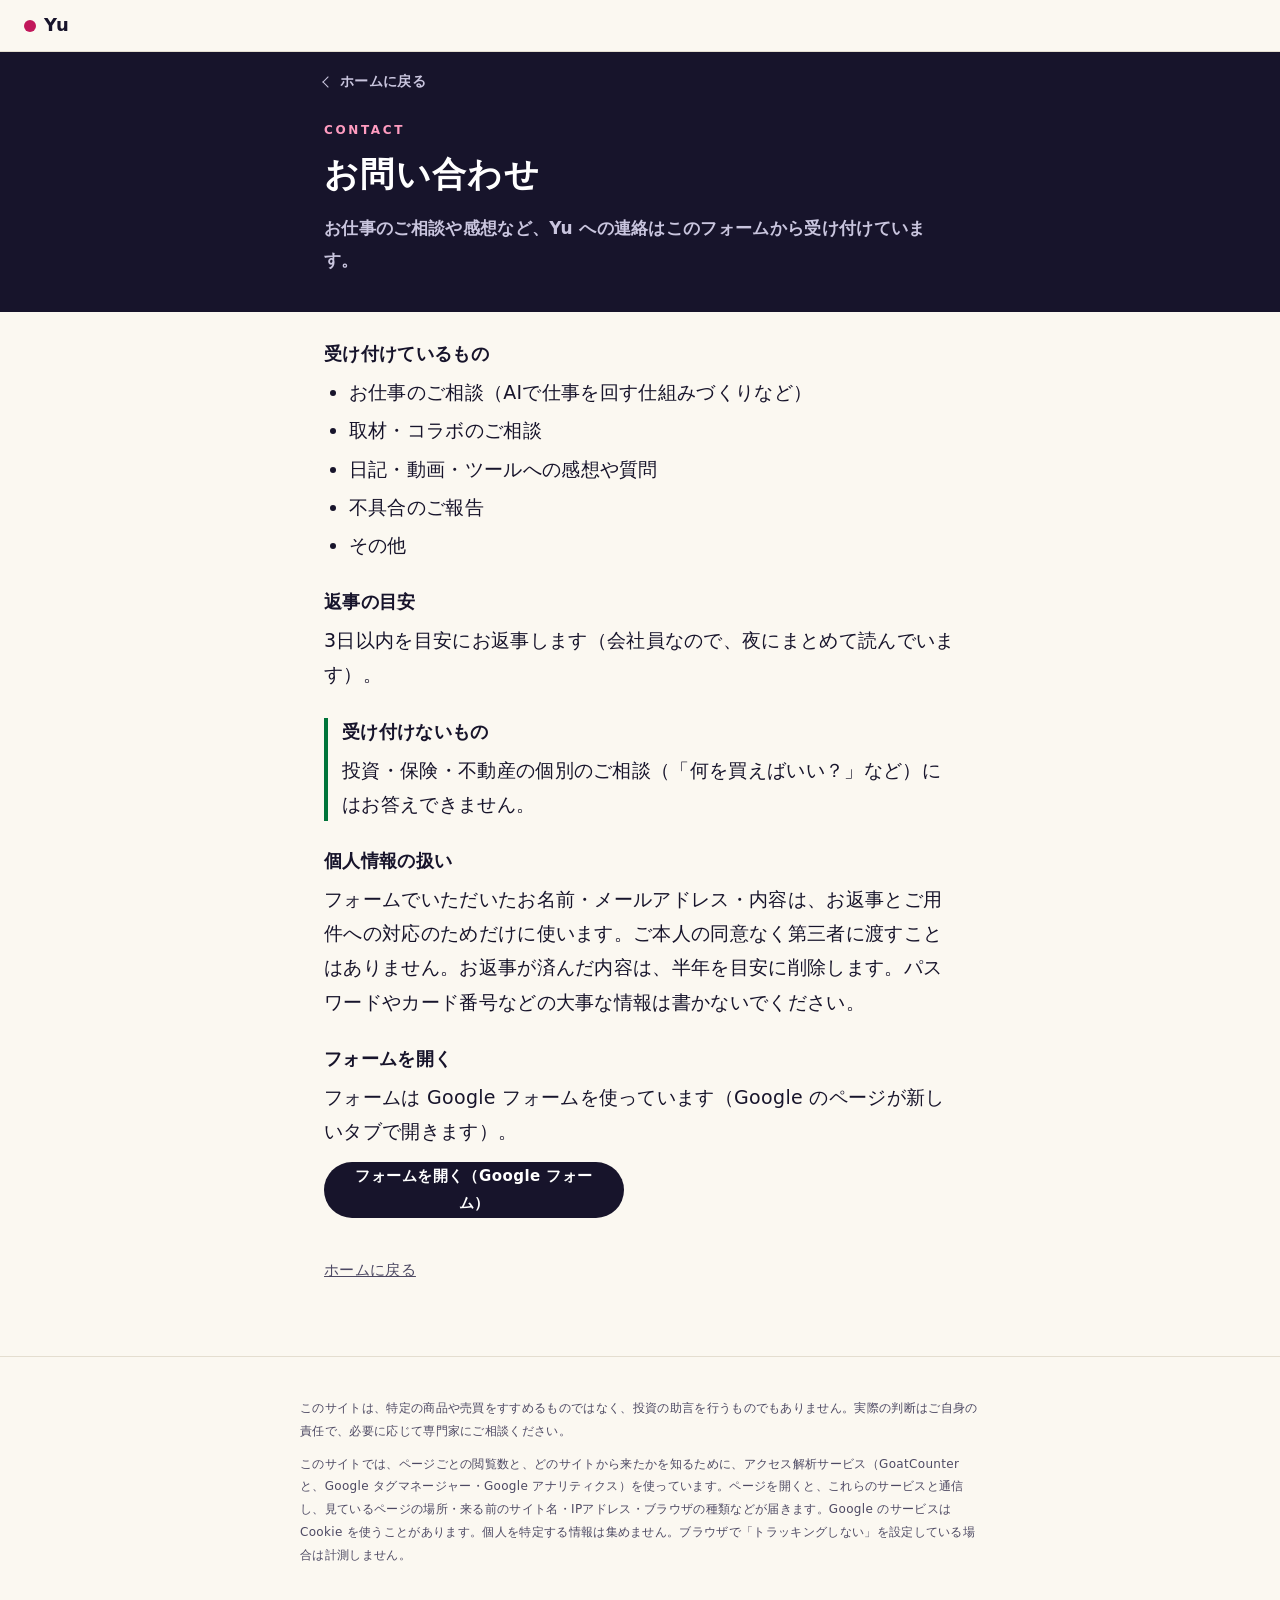
<file: contact.html>
<!doctype html>
<html lang="ja">
<head>
<meta charset="utf-8">
<!--
  contact.html：お問い合わせページ（/contact.html）の骨組みだけを書くファイル。
  受け付ける内容・返事の目安・受け付けないもの・個人情報の扱いを先に伝え、Google フォームへのボタンを置く。
  フォームのURLは js/site_config.js の CONTACT_FORM_URL の1か所だけ。ボタンの出し分けは js/contact_link.js（判定）と js/contact_main.js（流れ）、見た目は css/contact.css。
  フォームは「押したときの移動」だけ（埋め込まない）。広告（AdSense）はこのページでは読み込まない。
  外部と通信するのは、アクセス解析（GoatCounter・Google タグマネージャー）だけ（js/analytics_*.js・js/gtm_loader.js。公開サイトで開いたときだけ）。
  ここの文言は Google フォームの説明文と食い違わないようにする（フォームを直したら、ここも直す）。
-->
<!-- CSP（このページが読み込んでよい場所の制限）。AdSense・道具箱の計測用画像のホストは入れない。計測の送り先（ANALYTICS_HOST）を変えたら img-src も同じに直す。tests/external_hosts.test.js が一致を確かめる -->
<meta http-equiv="Content-Security-Policy" content="default-src 'self'; script-src 'self' https://www.googletagmanager.com; style-src 'self'; img-src 'self' https://yuceo.goatcounter.com https://www.googletagmanager.com https://*.google-analytics.com; connect-src 'self' https://www.googletagmanager.com https://*.google-analytics.com https://*.analytics.google.com; font-src 'none'; frame-src 'none'; object-src 'none'; base-uri 'self'; form-action 'none'">
<meta name="referrer" content="strict-origin-when-cross-origin">
<meta name="description" content="Yuへのお問い合わせページです。お仕事のご相談・取材・感想・不具合のご報告を受け付けています。返事は3日以内が目安です。">
<meta property="og:title" content="お問い合わせ｜Yu">
<meta property="og:description" content="Yuへのお問い合わせページです。お仕事のご相談・取材・感想・不具合のご報告を受け付けています。返事は3日以内が目安です。">
<meta property="og:type" content="website">
<meta property="og:site_name" content="Yu｜AI仮想会社の社長">
<meta property="og:locale" content="ja_JP">
<meta property="og:image" content="https://yu-ceo.github.io/assets/og/og_default.png">
<meta property="og:image:width" content="1200">
<meta property="og:image:height" content="630">
<meta property="og:image:alt" content="夜の部屋でパソコンに向かうYu（AIで作ったアバター）と、『Yu｜AI仮想会社の社長』『AI役員会議で人生を変えにいく、会社員エンジニアの実録』の文字">
<meta name="twitter:card" content="summary_large_image">
<meta property="og:url" content="https://yu-ceo.github.io/contact.html">
<link rel="canonical" href="https://yu-ceo.github.io/contact.html">
<meta name="viewport" content="width=device-width, initial-scale=1, viewport-fit=cover">
<title>お問い合わせ｜Yu</title>
<!-- 変数（variables.css）を先に読み込む。ほかのCSSがその値を使うため -->
<link rel="stylesheet" href="css/variables.css">
<link rel="stylesheet" href="css/style.css">
<link rel="stylesheet" href="css/hero.css">
<link rel="stylesheet" href="css/diary.css">
<link rel="stylesheet" href="css/contact.css">
</head>
<body>
<!-- 上部の固定バー（入口ページと同じ）。「Yu」で入口ページへ -->
<nav class="bar" aria-label="サイトのメニュー">
  <a class="bar-logo" href="./">Yu</a>
</nav>
<!-- 紺の帯：入口ページへ戻る・見出し -->
<header class="night d-head">
  <div class="back-row"><a class="back-link" href="./">ホームに戻る</a></div>
  <div class="d-head-inner">
    <p class="d-eyebrow">CONTACT</p>
    <h1 class="d-h1">お問い合わせ</h1>
    <p class="d-lead">お仕事のご相談や感想など、Yu への連絡はこのフォームから受け付けています。</p>
  </div>
</header>
<main class="contact-wrap">
  <section class="contact-section" aria-labelledby="contact-accept-title">
    <h2 class="contact-title" id="contact-accept-title">受け付けているもの</h2>
    <ul class="contact-list">
      <li>お仕事のご相談（AIで仕事を回す仕組みづくりなど）</li>
      <li>取材・コラボのご相談</li>
      <li>日記・動画・ツールへの感想や質問</li>
      <li>不具合のご報告</li>
      <li>その他</li>
    </ul>
  </section>
  <section class="contact-section" aria-labelledby="contact-reply-title">
    <h2 class="contact-title" id="contact-reply-title">返事の目安</h2>
    <p>3日以内を目安にお返事します（会社員なので、夜にまとめて読んでいます）。</p>
  </section>
  <section class="contact-section contact-section-caution" aria-labelledby="contact-refuse-title">
    <h2 class="contact-title" id="contact-refuse-title">受け付けないもの</h2>
    <p>投資・保険・不動産の個別のご相談（「何を買えばいい？」など）にはお答えできません。</p>
  </section>
  <section class="contact-section" aria-labelledby="contact-privacy-title">
    <h2 class="contact-title" id="contact-privacy-title">個人情報の扱い</h2>
    <p>フォームでいただいたお名前・メールアドレス・内容は、お返事とご用件への対応のためだけに使います。ご本人の同意なく第三者に渡すことはありません。お返事が済んだ内容は、半年を目安に削除します。パスワードやカード番号などの大事な情報は書かないでください。</p>
  </section>
  <section class="contact-section contact-send" aria-labelledby="contact-send-title">
    <h2 class="contact-title" id="contact-send-title">フォームを開く</h2>
    <p>フォームは Google フォームを使っています（Google のページが新しいタブで開きます）。</p>
    <!-- href・target・rel は js/contact_main.js が入れる。URLが正しくないときは隠れたまま -->
    <a class="btn btn-main contact-button" id="contact-form-button" hidden>フォームを開く（Google フォーム）</a>
    <p class="contact-missing" id="contact-form-missing" hidden>ただいまフォームを準備中です。しばらくしてからもう一度お試しください。</p>
  </section>
  <a class="contact-back" href="./">ホームに戻る</a>
</main>
<!-- 共通の注意書き（広告の説明は、このページでは広告を出さないので載せない） -->
<footer class="note d-page-note">
  <p>このサイトは、特定の商品や売買をすすめるものではなく、投資の助言を行うものでもありません。実際の判断はご自身の責任で、必要に応じて専門家にご相談ください。</p>
  <p>このサイトでは、ページごとの閲覧数と、どのサイトから来たかを知るために、アクセス解析サービス（GoatCounter と、Google タグマネージャー・Google アナリティクス）を使っています。ページを開くと、これらのサービスと通信し、見ているページの場所・来る前のサイト名・IPアドレス・ブラウザの種類などが届きます。Google のサービスは Cookie を使うことがあります。個人を特定する情報は集めません。ブラウザで「トラッキングしない」を設定している場合は計測しません。</p>
</footer>
<!-- 設定 → 部品 → 流れ（contact_main.js）の順。公開するときは tools/build_bundle.js が1つのファイルにまとめる（計測は別の1つ） -->
<script src="js/site_config.js" defer></script>
<script src="js/contact_link.js" defer></script>
<script src="js/contact_main.js" defer></script>
<!-- アクセス解析は最後に読み込む（失敗しても、ほかの表示に影響させないため）。広告の読み込みは、このページでは読み込まない -->
<script src="js/gtm_loader.js" defer></script>
<script src="js/analytics_path.js" defer></script>
<script src="js/analytics_beacon.js" defer></script>
<script src="js/analytics_main.js" defer></script>
</body>
</html>
</file>
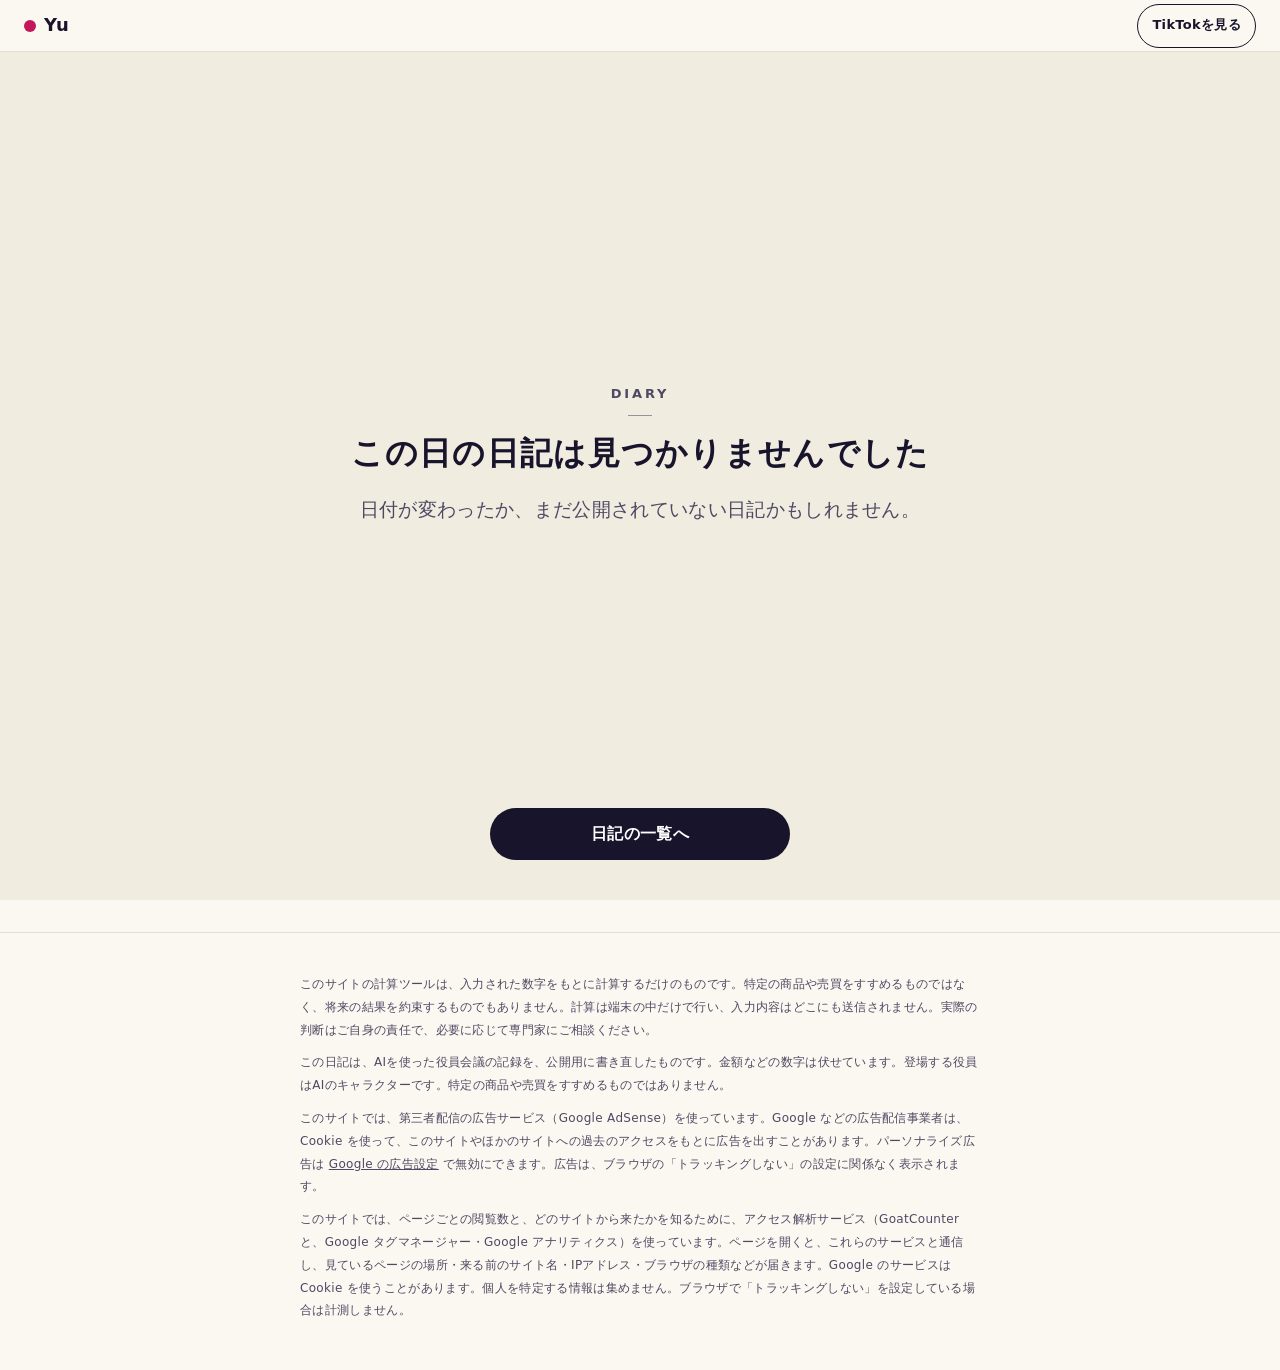
<file: diary/entry.html>
<!doctype html>
<html lang="ja">
<head>
<meta charset="utf-8">
<!--
  diary/entry.html：経営会議の日記1件のページ（/diary/entry.html?date=YYYY-MM-DD）の骨組みだけを書くファイル。
  中身は js/diary_entry_view.js（旧形式）か js/diary_story_view.js（2版目・図は diary/figures/ のSVGを <img> で表示）か js/diary_story3_view.js（3版目・太字とハイライト・図3枚・今日の学び・読む目安・付いてくる道しるべ）が、
  diary/entries/ のその日のデータから作る（流れは js/diary_entry_main.js）。
  日付が正しくない・見つからないときは「この日の日記は見つかりませんでした」と一覧へのリンクを出す。
  外部と通信するのは、アクセス解析（GoatCounter）への 1×1 の画像の読み込みだけ（js/analytics_*.js。公開サイトで開いたときだけ。ページには置かない）。
  もう1つの例外：Google タグマネージャー（js/gtm_loader.js。公開サイトで開いたときだけ www.googletagmanager.com を読み込み、Google アナリティクスへ送る）。
  さらに Google AdSense（js/adsense_loader.js。公開サイトで開いたときだけ pagead2.googlesyndication.com の本体を読み込み、広告を出す。CSP は Google の広告の場所・iframe・インラインの style を許可。所有権の確認は meta の google-adsense-account と ads.txt）。
-->
<!-- CSP（このページが読み込んでよい場所の制限）。外部は Google タグマネージャー（script・通信・画像）のほかは画像だけ・決まったホストだけ（アクセス解析の送り先だけ）。
     計測の送り先（js/site_config.js の ANALYTICS_HOST）を変えたら、img-src の https://（そのホスト名）も同じに直す。tests/external_hosts.test.js が一致を確かめる -->
<meta http-equiv="Content-Security-Policy" content="default-src 'self'; script-src 'self' https://www.googletagmanager.com https://pagead2.googlesyndication.com https://*.googlesyndication.com https://*.doubleclick.net https://*.googletagservices.com https://adservice.google.com https://*.adtrafficquality.google https://fundingchoicesmessages.google.com; style-src 'self' 'unsafe-inline'; img-src 'self' https://yuceo.goatcounter.com https://www.googletagmanager.com https://*.google-analytics.com https://*.googlesyndication.com https://*.doubleclick.net https://*.google.com https://*.gstatic.com https://*.adtrafficquality.google; connect-src 'self' https://www.googletagmanager.com https://*.google-analytics.com https://*.analytics.google.com https://*.googlesyndication.com https://*.doubleclick.net https://*.google.com https://csi.gstatic.com https://*.adtrafficquality.google; font-src 'none'; frame-src https://*.googlesyndication.com https://*.doubleclick.net https://www.google.com https://*.adtrafficquality.google https://fundingchoicesmessages.google.com; object-src 'none'; base-uri 'self'; form-action 'none'">
<!-- Google AdSense の所有権の確かめ（公開されてよい値。js/site_config.js の ADSENSE_CLIENT・ads.txt と同じ ID） -->
<meta name="google-adsense-account" content="ca-pub-4030921387057007">
<!-- ページの情報を送る範囲：ほかのサイトへ移るときに送るのはサイト名だけ（?date= などを送らない） -->
<meta name="referrer" content="strict-origin-when-cross-origin">
<!-- 共有カードと検索用の説明（requirements_seo.md）。画面には出ない。画像・URL は https://yu-ceo.github.io/ で始まる絶対URL。
     日記1件のページは全日共通（共有先は JS を動かさないため）。canonical・og:url は書かない（書くと全日が1ページ扱いになり、日記が検索に出なくなる）。
     説明文だけ、表示のあとで js/diary_page_meta.js がその日の抜粋に書きかえる -->
<meta name="description" content="AI役員会議の1日を、1つの話題にしぼって読む日記です。問題・AI役員の意見・Yuの決定・結果を1〜3分で。">
<meta property="og:title" content="経営会議の日記｜Yu">
<meta property="og:description" content="AI役員会議の1日を、1つの話題にしぼって読む日記です。問題・AI役員の意見・Yuの決定・結果を1〜3分で。">
<meta property="og:type" content="website">
<meta property="og:site_name" content="Yu｜AI仮想会社の社長">
<meta property="og:locale" content="ja_JP">
<meta property="og:image" content="https://yu-ceo.github.io/assets/og/og_default.png">
<meta property="og:image:width" content="1200">
<meta property="og:image:height" content="630">
<meta property="og:image:alt" content="夜の部屋でパソコンに向かうYu（AIで作ったアバター）と、『Yu｜AI仮想会社の社長』『AI役員会議で人生を変えにいく、会社員エンジニアの実録』の文字">
<meta name="twitter:card" content="summary_large_image">
<meta name="viewport" content="width=device-width, initial-scale=1, viewport-fit=cover">
<title>経営会議の日記｜Yu</title>
<!-- 変数（variables.css）を先に読み込む。ほかのCSSがその値を使うため -->
<link rel="stylesheet" href="../css/variables.css">
<link rel="stylesheet" href="../css/style.css">
<link rel="stylesheet" href="../css/hero.css">
<link rel="stylesheet" href="../css/diary.css">
<link rel="stylesheet" href="../css/diary_entry.css">
<link rel="stylesheet" href="../css/diary_format3.css">
</head>
<body>

<!-- 上部の固定バー（入口ページと同じ）。「Yu」で入口ページへ、TikTok の URL は js/site_config.js から入る -->
<nav class="bar" aria-label="サイトのメニュー">
  <a class="bar-logo" href="../">Yu</a>
  <a class="bar-link" id="bar-tiktok" target="_blank" rel="noopener" hidden>TikTokを見る</a>
</nav>

<!-- 日記1件の場所。js/diary_entry_view.js が中身を入れる -->
<main id="diary-entry"></main>

<!-- 注意書き（ツールの注意書き＋日記の注意書き＋アクセス解析の説明）。文言を変えるときは、ここと diary/index.html の両方を直す -->
<footer class="note d-page-note">
  <p>このサイトの計算ツールは、入力された数字をもとに計算するだけのものです。特定の商品や売買をすすめるものではなく、将来の結果を約束するものでもありません。計算は端末の中だけで行い、入力内容はどこにも送信されません。実際の判断はご自身の責任で、必要に応じて専門家にご相談ください。</p>
  <p>この日記は、AIを使った役員会議の記録を、公開用に書き直したものです。金額などの数字は伏せています。登場する役員はAIのキャラクターです。特定の商品や売買をすすめるものではありません。</p>
  <p>このサイトでは、第三者配信の広告サービス（Google AdSense）を使っています。Google などの広告配信事業者は、Cookie を使って、このサイトやほかのサイトへの過去のアクセスをもとに広告を出すことがあります。パーソナライズ広告は <a href="https://www.google.com/settings/ads" target="_blank" rel="noopener">Google の広告設定</a> で無効にできます。広告は、ブラウザの「トラッキングしない」の設定に関係なく表示されます。</p>
  <p>このサイトでは、ページごとの閲覧数と、どのサイトから来たかを知るために、アクセス解析サービス（GoatCounter と、Google タグマネージャー・Google アナリティクス）を使っています。ページを開くと、これらのサービスと通信し、見ているページの場所・来る前のサイト名・IPアドレス・ブラウザの種類などが届きます。Google のサービスは Cookie を使うことがあります。個人を特定する情報は集めません。ブラウザで「トラッキングしない」を設定している場合は計測しません。</p>
</footer>

<!-- 読み込む順番に意味がある：設定 → 部品 → 表示 → 最後に流れ（diary_entry_main.js）。
     defer（HTMLを読み終えてから、書いた順に動かす）。公開するときは tools/build_bundle.js が1つのファイルにまとめる（計測の3つは別の1つ） -->
<script src="../js/site_config.js" defer></script>
<script src="../js/link_button.js" defer></script>
<script src="../js/diary_day.js" defer></script>
<script src="../js/diary_safety.js" defer></script>
<script src="../js/diary_speakers.js" defer></script>
<script src="../js/diary_validate.js" defer></script>
<script src="../js/diary_validate_story.js" defer></script>
<script src="../js/diary_markup.js" defer></script>
<script src="../js/diary_format3_counts.js" defer></script>
<script src="../js/diary_read_time.js" defer></script>
<script src="../js/diary_validate_format3_media.js" defer></script>
<script src="../js/diary_validate_format3_parts.js" defer></script>
<script src="../js/diary_validate_format3.js" defer></script>
<script src="../js/diary_format.js" defer></script>
<script src="../js/diary_pick.js" defer></script>
<script src="../js/diary_load.js" defer></script>
<script src="../js/diary_parts.js" defer></script>
<script src="../js/diary_markup_view.js" defer></script>
<script src="../js/diary_hook_view.js" defer></script>
<script src="../js/diary_exit_view.js" defer></script>
<script src="../js/diary_entry_view.js" defer></script>
<script src="../js/diary_figure_view.js" defer></script>
<script src="../js/diary_hero_view.js" defer></script>
<script src="../js/diary_takeaway_view.js" defer></script>
<script src="../js/diary_flow_sticky.js" defer></script>
<script src="../js/diary_story3_view.js" defer></script>
<script src="../js/diary_story_view.js" defer></script>
<script src="../js/diary_page_meta.js" defer></script>
<script src="../js/diary_entry_main.js" defer></script>
<!-- アクセス解析は最後に読み込む（失敗しても、ほかの表示に影響させないため） -->
<script src="../js/adsense_loader.js" defer></script>
<script src="../js/gtm_loader.js" defer></script>
<script src="../js/analytics_path.js" defer></script>
<script src="../js/analytics_beacon.js" defer></script>
<script src="../js/analytics_main.js" defer></script>
</body>
</html>
</file>
<file: css/home_base.css>
/*
 * home_base.css：入口ページ（index.html）の土台（色・大きさの値、全体、上のバー、区画の見出し、ボタン）。
 * 入口の css は home_*.css と toolbox.css だけ。日記・お問い合わせのページは variables.css（同じ配色）を使う。
 * 色は画用紙と墨。差し色は「今日の色」1つで、body の theme-0〜4 で入れ替える（js/main.js が開くたびに付ける）。
 */
:root{
  --paper:#fbf8f1;        /* 地の色（画用紙） */
  --card:#ffffff;
  --ink:#17142b;          /* 文字・線（墨）。地に対して約16.9:1 */
  --ink-sub:#4d4963;      /* 説明文。約8.1:1 */
  --line:#e4ded0;         /* 区切り線 */
  --night:#17142b;        /* 日記の区画 */
  --night-card:#242042;
  --night-card-light:#34305a; /* 読み込み中の光 */
  --night-line:#3a355c;
  --night-dash:#6a6495;
  --night-shot:#0f0d1e;   /* 入口画像がない日の面 */
  --night-sub:#c9c5de;    /* 夜の面の説明文。約10.7:1 */
  --line-green:#00743a;   /* LINE のボタンだけ。白文字で約5.9:1 */
  --focus:#2f6fed;        /* キーボード操作のときの枠 */
  --fs-h1:clamp(28px,7.9vw,46px);
  --fs-h2:clamp(26px,7vw,36px);
  --fs-body:16px;
  --fs-sub:14px;
  --fs-note:13px;
  --gutter:16px;          /* 左右の余白 */
  --sec:44px;             /* 区画の上下の余白 */
  --max:640px;            /* 中身の最大幅 */
  --radius:20px;
  --btn-h:54px;           /* 指で押しやすいよう44px以上 */
  --bar-h:52px;
}
/* 今日の色（初期値＝いちごソーダ。--accent は白文字がのせられる濃さ、--accent-lite は夜の面の上の文字用） */
body,body.theme-0{--accent:#c2185b;--accent-soft:#ffe3ee;--accent-lite:#ff9cc0}
body.theme-1{--accent:#00705f;--accent-soft:#d9f5ef;--accent-lite:#68e3cb} /* ラムネ */
body.theme-2{--accent:#a83a06;--accent-soft:#ffe8d6;--accent-lite:#ffab73} /* 夕やけ */
body.theme-3{--accent:#5236c9;--accent-soft:#ebe6ff;--accent-lite:#b9a9ff} /* ゆめ空 */
body.theme-4{--accent:#2c6b1f;--accent-soft:#e5f4da;--accent-lite:#aae884} /* 若葉 */

*,*::before,*::after{box-sizing:border-box}
[hidden]{display:none !important}
html{-webkit-text-size-adjust:100%}
@media (prefers-reduced-motion:no-preference){ html{scroll-behavior:smooth} }
body{margin:0;background:var(--paper);color:var(--ink);font-family:"Hiragino Kaku Gothic ProN","Hiragino Sans","Yu Gothic UI","Meiryo",system-ui,sans-serif;font-size:var(--fs-body);line-height:1.7;overflow-x:hidden}
img{max-width:100%;height:auto}
a{color:inherit}
button{font:inherit;color:inherit}
:focus-visible{outline:3px solid var(--focus);outline-offset:3px}
h1,h2,h3,p{margin:0}
h1,h2,h3{line-height:1.3;word-break:auto-phrase}
.nowrap-unit{display:inline-block} /* 文の途中で改行させず、切れ目で折り返す */
.wrap{max-width:var(--max);margin:0 auto;padding:0 var(--gutter)}
section{padding:var(--sec) 0;scroll-margin-top:var(--bar-h)}

/* 上のバー */
.bar{position:sticky;top:0;z-index:20;display:flex;align-items:center;gap:8px;min-height:var(--bar-h);padding:env(safe-area-inset-top) var(--gutter) 0;background:var(--paper);border-bottom:1px solid var(--line)}
.bar-logo{display:flex;align-items:center;gap:8px;min-height:44px;margin-right:auto;font-weight:800;font-size:18px;text-decoration:none}
.bar-logo i{width:12px;height:12px;border-radius:50%;background:var(--accent)}
.bar-link{display:inline-flex;align-items:center;min-height:44px;padding:0 14px;border:1.5px solid var(--ink);border-radius:999px;font-size:13px;font-weight:700;text-decoration:none}

/* 区画の見出し */
.kicker{font-size:13px;font-weight:800;color:var(--accent);letter-spacing:.04em}
h2{margin:2px 0 10px;font-size:var(--fs-h2);font-weight:900}
.desc{color:var(--ink-sub);font-size:15px}

/* ボタン */
.btn{display:flex;align-items:center;justify-content:center;gap:8px;width:100%;min-height:var(--btn-h);padding:8px 20px;border:2.5px solid var(--ink);border-radius:999px;background:var(--card);color:var(--ink);font-size:16px;font-weight:800;line-height:1.4;text-align:center;text-decoration:none;cursor:pointer}
.btn-main{background:var(--accent);border-color:var(--accent);color:var(--card)}
.btn-ink{background:var(--ink);color:var(--card)}
.btn-line{background:var(--line-green);border-color:var(--line-green);color:var(--card)}
.links{display:flex;flex-wrap:wrap;gap:0 20px;justify-content:center;margin-top:8px}
.links a{display:inline-flex;align-items:center;min-height:44px;font-size:var(--fs-sub);font-weight:700;text-underline-offset:4px}
</file>
<file: css/home_hero.css>
/*
 * home_hero.css：最初の画面（何の人か・指で塗れる絵・ぬりえシアターのボタン）。
 * 色の値は home_base.css。絵の中身は js/paint_data.js、塗る操作は js/paint_view.js。
 */
.hero{padding:14px 0 28px}
.who{display:flex;flex-wrap:wrap;gap:4px 10px;align-items:center;font-size:13px;font-weight:700;color:var(--ink-sub)}
.who b{padding:1px 10px;border-radius:999px;background:var(--ink);color:var(--card);font-size:12px}
h1{margin:6px 0 4px;font-size:var(--fs-h1);font-weight:900;letter-spacing:-.01em}
h1 .hero-line{display:block}
h1 em{font-style:normal;background:linear-gradient(transparent 62%,var(--accent-soft) 62%)}
.lead{font-size:var(--fs-sub);color:var(--ink-sub);line-height:1.6}

/* 塗れる絵。塗る前は白（fill 属性）で、塗ると js が fill を入れ替える */
.canvas{position:relative;margin:12px 0 0;border:2.5px solid var(--ink);border-radius:var(--radius);background:var(--card);overflow:hidden;box-shadow:6px 6px 0 var(--accent)}
/* touch-action:pan-y：縦の指の動きはページのスクロールのまま、横になぞると塗れる */
.canvas svg{display:block;width:100%;height:auto;max-height:46vh;touch-action:pan-y;cursor:crosshair;user-select:none;-webkit-user-select:none;-webkit-tap-highlight-color:transparent}
.canvas .region{stroke:var(--ink);stroke-width:2.4;stroke-linejoin:round;transition:fill .35s}
.canvas .deco{fill:none;stroke:var(--ink);stroke-width:2.4;stroke-linecap:round;pointer-events:none}
.canvas.draw .region,.canvas.draw .deco{stroke-dasharray:1;animation:draw-line 1.1s ease-out both}
@keyframes draw-line{from{stroke-dashoffset:1}to{stroke-dashoffset:0}}
.hint{display:flex;align-items:center;gap:8px;min-height:52px;padding:3px 6px 3px 12px;border-top:2.5px solid var(--ink);font-size:13px;font-weight:700}
.hint span{margin-right:auto;line-height:1.4}
.hint button{flex:none;min-height:44px;padding:0 14px;border:2px solid var(--ink);border-radius:999px;background:var(--card);font-size:13px;font-weight:800;cursor:pointer}
.done{position:absolute;left:12px;right:12px;top:12px;padding:10px 12px;border:2.5px solid var(--ink);border-radius:14px;background:var(--card);text-align:center;pointer-events:none;animation:pop .5s cubic-bezier(.2,1.6,.4,1) both}
.done strong{display:block;font-size:22px;font-weight:900;line-height:1.4}
.done span{font-size:13px;color:var(--ink-sub)}
@keyframes pop{from{opacity:0;transform:scale(.7)}}
.hero .btn{margin-top:16px}
.safe{margin-top:6px;text-align:center;font-size:var(--fs-note);color:var(--ink-sub)}
</file>
<file: css/home_officers.css>
/*
 * home_officers.css：AI役員の区画（顔の並び・会議で実際に出た発言・Yu の紹介）。
 * 色の値は home_base.css。中身は js/officer_data.js と js/officer_view.js。
 */
.faces{display:grid;grid-template-columns:repeat(4,1fr);gap:12px 8px;margin:18px 0 0}
.faces button{display:flex;flex-direction:column;align-items:center;gap:4px;padding:0;border:0;background:none;cursor:pointer;font-size:12px;font-weight:700;line-height:1.4;min-width:0}
.faces img{width:100%;max-width:60px;aspect-ratio:1;border-radius:50%;background:var(--card);border:2.5px solid var(--line);transition:transform .2s}
.faces button[aria-pressed="true"] img{border-color:var(--accent);box-shadow:0 0 0 3px var(--accent);transform:scale(1.06)}
.say{margin:14px 0 0;padding:14px 16px 4px;min-height:188px;border:2.5px solid var(--ink);border-radius:var(--radius);background:var(--card)}
.say-who{display:flex;flex-wrap:wrap;align-items:center;gap:8px;font-weight:800;font-size:var(--fs-sub)}
.say-ai{padding:0 8px;border-radius:6px;background:var(--ink);color:var(--card);font-size:11px;font-weight:800;line-height:1.8}
.say blockquote{margin:8px 0 4px;font-size:19px;font-weight:800;line-height:1.6;overflow-wrap:anywhere}
.say a{display:inline-flex;align-items:center;min-height:44px;font-size:13px;font-weight:700;color:var(--accent);text-underline-offset:4px}
.boss{display:flex;gap:14px;align-items:center;margin-top:24px;padding:14px;border-radius:var(--radius);background:var(--accent-soft)}
.boss picture{flex:none}
.boss img{display:block;width:76px;height:76px;border-radius:50%;object-fit:cover;object-position:50% 30%;border:2.5px solid var(--ink)}
.boss p{font-size:13px;line-height:1.6}
.boss strong{display:block;font-size:15px}
</file>
<file: css/home_diary.css>
/*
 * home_diary.css：日記の区画（夜の面）。最新1件の札・前の3件・読み込み中と失敗と0件の表示。
 * 色の値は home_base.css。中身は js/diary_latest_panel.js と js/diary_recent_view.js が入れる。
 */
.night{background:var(--night);color:var(--card)}
.night .kicker{color:var(--accent-lite)}
.night .desc{color:var(--night-sub)}
.latest{display:block;margin-top:18px;border-radius:var(--radius);background:var(--card);color:var(--ink);overflow:hidden;text-decoration:none}
.latest .d-card-hero{display:block;width:100%;height:auto;aspect-ratio:16 / 9;object-fit:cover;background:var(--night-shot)}
.latest .noimg{display:flex;align-items:center;justify-content:center;width:100%;aspect-ratio:16 / 9;background:var(--night-shot);color:var(--card);font-weight:900;font-size:28px}
.latest .body{display:block;padding:14px 16px 16px}
.latest .meta{display:block;font-size:var(--fs-note);font-weight:700;color:var(--ink-sub)}
.latest h3{margin:4px 0 6px;font-size:19px;overflow-wrap:anywhere}
.latest p{font-size:var(--fs-sub);color:var(--ink-sub);overflow-wrap:anywhere}
.latest .read{display:flex;align-items:center;justify-content:center;min-height:48px;margin-top:12px;border-radius:999px;background:var(--ink);color:var(--card);font-weight:800}
.past{margin:20px 0 0;padding:0;list-style:none}
.past a{display:flex;gap:12px;align-items:center;min-height:64px;padding:10px 0;border-bottom:1px solid var(--night-line);text-decoration:none;font-size:var(--fs-sub);line-height:1.55}
.past small{flex:none;width:4.8em;color:var(--accent-lite);font-weight:800;font-size:var(--fs-note)}
.past span{min-width:0;overflow-wrap:anywhere}
.state{margin-top:18px;padding:28px 16px;border:1.5px dashed var(--night-dash);border-radius:var(--radius);text-align:center;font-size:var(--fs-sub)}
.state .btn{margin-top:14px}
.skel{height:200px;margin-top:18px;border-radius:var(--radius);background:linear-gradient(100deg,var(--night-card) 40%,var(--night-card-light) 50%,var(--night-card) 60%) 0 0 / 300% 100%;animation:skel 1.4s linear infinite}
@keyframes skel{to{background-position:-300% 0}}
</file>
<file: css/home_tools.css>
/*
 * home_tools.css：無料の道具の一覧・LINE の区画・締めくくり・ページ最下部の注意書き。
 * 色の値は home_base.css。道具の行は js/tools_view.js が作る。
 */
.tools{border-top:1px solid var(--line)}
.tool-list{margin:20px 0 0;padding:0;list-style:none}
.tool-list a,.tool-list .tl-preparing{display:flex;gap:12px;align-items:center;padding:12px 0;border-bottom:1px solid var(--line);text-decoration:none}
.tool-list .tl-shot{flex:none;width:84px;height:64px;object-fit:cover;object-position:top;border-radius:10px;border:1px solid var(--line);background:var(--card)}
.tool-list .tl-text{min-width:0;flex:1}
.tool-list .tl-name{display:block;font-size:15px;font-weight:700;line-height:1.5}
.tool-list .tl-desc{display:block;font-size:var(--fs-note);color:var(--ink-sub);line-height:1.6}
.tool-list .tl-status{display:block;font-size:var(--fs-note);font-weight:700}
.tool-list .first a{margin-bottom:4px;padding:12px;border:2.5px solid var(--ink);border-radius:16px;background:var(--card);box-shadow:5px 5px 0 var(--accent)}
.tool-list .tl-arrow{flex:none;font-size:22px;color:var(--accent)}

.line-area{background:var(--accent-soft);text-align:center}
.line-area .btn{margin-top:12px}

.end{text-align:center}
.end h2{font-size:clamp(28px,8vw,40px)}
.end .btn{margin-top:14px}

.note{padding:28px 0 calc(64px + env(safe-area-inset-bottom));border-top:1px solid var(--line);font-size:var(--fs-note);color:var(--ink-sub)}
.note p{max-width:var(--max);margin:0 auto 10px;padding:0 var(--gutter)}
</file>
<file: css/toolbox.css>
/*
 * toolbox.css：「Yuの道具箱」（ジャンルごとの折りたたみ・道具の行・PRの印・PR表示・ボタン・計測用画像の置き方・注意書き）。
 * 色の値は home_base.css。中身は js/toolbox_view.js が作る。クラス名に広告ブロックに消される言葉（ad・banner など）を使わない。
 */
.tb-pr-notice{display:flex;gap:8px;align-items:center;margin:12px 0;padding:8px 12px;border:1.5px solid var(--ink);border-radius:10px;background:var(--card);font-size:13px;font-weight:700}
.tb-pr{flex:none;padding:0 6px;border:1.5px solid var(--ink);border-radius:5px;font-size:11px;font-weight:900;line-height:1.7}
.tb-genre{border-bottom:1px solid var(--line)}
.tb-genre summary{display:flex;align-items:center;gap:8px;min-height:56px;cursor:pointer;font-weight:800;list-style:none}
.tb-genre summary::-webkit-details-marker{display:none}
.tb-genre summary::after{content:"＋";margin-left:auto;font-size:20px;color:var(--accent)}
.tb-genre[open] summary::after{content:"−"}
.tb-genre-count{font-weight:400;font-size:var(--fs-note);color:var(--ink-sub)}
.tb-list{margin:0 0 12px;padding:0;list-style:none}
.tb-card{position:relative;display:grid;grid-template-columns:minmax(0,1fr) auto;column-gap:10px;align-items:center;padding:10px 0;border-top:1px dashed var(--line)}
.tb-name{grid-column:1;margin:0;font-size:var(--fs-sub);line-height:1.5;overflow-wrap:anywhere}
.tb-note{grid-column:1;font-size:var(--fs-note);color:var(--ink-sub);line-height:1.6}
.tb-foot{grid-column:2;grid-row:1 / span 2;display:flex;flex-direction:column;align-items:center;gap:4px}
.tb-btn{display:inline-flex;align-items:center;justify-content:center;min-width:88px;max-width:9em;min-height:44px;padding:4px 10px;border:1.5px solid var(--ink);border-radius:999px;background:var(--card);font-size:var(--fs-note);font-weight:800;line-height:1.4;text-align:center;text-decoration:none}
/* 計測用画像（1×1）は場所を取らせない。読み込みは止めないので display:none にはしない */
.tb-beacon{position:absolute;right:0;bottom:0;width:1px;height:1px;opacity:0;pointer-events:none}
.tb-disclaimer{margin-top:12px;font-size:var(--fs-note);color:var(--ink-sub)}
</file>
<file: css/home_motion.css>
/*
 * home_motion.css：紙ふぶき・下から出てくる動き・PC幅の並び・動きを減らす設定。入口の css の最後に読み込む。
 * 紙ふぶきの落ちる動きは js/confetti.js、出てくる区画の印は js/reveal_motion.js。
 */
.confetti{position:fixed;top:-20px;left:0;z-index:40;width:9px;height:14px;pointer-events:none}
.reveal{transition:opacity .5s,transform .5s}
.reveal.off{opacity:0;transform:translateY(24px)}

/* PC幅：最初の画面を2列（左に文とボタン、右に絵） */
@media (min-width:880px){
  :root{--max:1000px}
  .hero{padding:48px 0}
  .hero .wrap{display:grid;grid-template-columns:1fr 1fr;column-gap:48px;grid-template-rows:auto 1fr;align-items:start}
  .hero-text{grid-column:1;grid-row:1}
  .hero-art{grid-column:2;grid-row:1 / 3}
  .hero-cta{grid-column:1;grid-row:2}
  .canvas{margin:0}
  .canvas svg{max-height:none}
  h1{font-size:44px}
  section:not(.hero) .wrap,.note p{max-width:672px}
}

/* 動きを減らす設定の人には、線の動き・紙ふぶき・浮き上がりを止める（塗る操作は使える） */
@media (prefers-reduced-motion:reduce){
  *{animation:none !important;transition:none !important}
  .confetti{display:none}
  .reveal.off{opacity:1;transform:none}
}
</file>
<file: css/variables.css>
/*
 * variables.css：日記・お問い合わせのページのデザインの変数（色・文字の大きさ・余白・ボタン・肖像・スクリーンショットの値）
 * diary/ と contact.html から最初に読み込まれる。配色は入口ページ（css/home_base.css）と同じ画用紙と墨（入口ページはこのファイルを読み込まない）。
 * 色・大きさを変えるときは、このファイルだけを直す（ほかのCSSには色や文字の大きさを直接書かない）。
 */

/* ===== ① デザインの変数（色・大きさを変えるときはここだけ直す） ===== */
:root{
  /* 色：明るいパネル */
  --color-paper:#fbf8f1;          /* ページの地（画用紙） */
  --color-white:#ffffff;          /* パネルの背景（白） */
  --color-gray:#f1ece0;           /* 薄い面（画用紙より少し濃い色） */
  --color-text:#17142b;           /* 明るいパネルの文字（ほぼ黒） */
  --color-text-sub:#4d4963;       /* 説明文・注意書き（白・グレーの上でもコントラスト4.5:1以上） */
  --color-line:#e4ded0;           /* 区切り線・枠 */
  /* 色：固定バー */
  --bar-bg:#fbf8f1;    /* 画用紙色のバー（入口ページと同じ） */
  --bar-text:#17142b;
  /* 色：ヒーロー（夜の紺の面） */
  --hero-bg-dark:#17142b;         /* 見出しの帯の墨色 */
  --hero-text:#ffffff;            /* 文字 */
  --hero-text-sub:#c9c5de;        /* 説明文（帯に対して約10.7:1） */
  --hero-accent:#ff9cc0;          /* 差し色（帯の上。約9.2:1） */
  --hero-grid:transparent;    /* 背景のグリッドは使わない */
  --hero-glow:transparent;    /* 光は使わない */
  --hero-glow-2:transparent;  /* 光は使わない */
  --color-hero-fallback:#1a2234;  /* 肖像の画像が読めないときの、枠の中の色（明るい側） */
  --color-hero-fallback-2:#0d1220;/* 同じく、枠の中の色（暗い側）。2色でななめのグラデーションにする */
  --hero-frame-border:rgba(255,255,255,.30);  /* 墨色の面の細い線 */
  --hero-frame-halo:rgba(124,196,255,.05);    /* 肖像の枠の外側のうっすらした光 */
  --hero-frame-shadow:rgba(0,0,0,.55);        /* 肖像の下の影 */
  --hero-pill-border:rgba(255,255,255,.38);   /* 丸い「TikTokを見る」の枠 */
  --hero-pill-bg:rgba(255,255,255,.04);       /* 丸い「TikTokを見る」の背景（ほぼ透明） */
  --hero-pill-bg-hover:rgba(255,255,255,.12); /* 同じく、マウスを乗せたとき */
  /* 色：ボタン */
  --color-btn-main:#17142b;       /* 主ボタン（墨の塗り） */
  --color-btn-main-text:#ffffff;
  --color-btn-sub:#ffffff;        /* 2つ目のボタン（白） */
  --color-btn-sub-text:#17142b;
  --hero-btn-main:#ffffff;        /* ヒーローの主ボタン（暗い背景の上なので白塗り） */
  --hero-btn-main-text:#17142b;
  --hero-btn-sub-bg:rgba(255,255,255,.04);     /* ヒーローの副ボタンの背景（ほぼ透明） */
  --hero-btn-sub-text:#ffffff;
  --hero-btn-sub-border:rgba(255,255,255,.7);  /* ヒーローの副ボタンの白い枠 */
  --color-line-green:#00743a;     /* LINEのボタンの緑。白文字で約5.9:1 */
  --color-line-green-text:#ffffff;
  --color-published:#127a3e;      /* 状態「公開中」の点と文字 */
  --color-focus:#2f6fed;          /* キーボード操作のときの枠の色 */
  /* 影 */
  --shot-shadow:0 6px 20px rgba(16,18,24,.12), 0 1px 3px rgba(16,18,24,.08); /* スクリーンショットの薄い影 */
  /* 文字の大きさ（スマホ基準。PC幅では clamp（最小・画面幅に比例・最大の3つで決める書き方）で大きくなる） */
  --fs-bar-logo:18px;             /* 固定バーの「Yu」 */
  --fs-bar-link:14px;             /* 固定バーの「TikTokを見る」 */
  --fs-hero-eyebrow:12px;         /* ヒーローの小見出し「@yu_from_l2w」 */
  --fs-hero-title:clamp(27px, 7.4vw, 52px);
  --fs-hero-profile:clamp(14px, 3.9vw, 17px);
  --fs-pill:14px;                 /* 丸い「TikTokを見る」 */
  --fs-button:16px;               /* 横長のボタン */
  --fs-line-mark:15px;            /* LINEの目印の中の文字 */
  --hero-title-weight:300;        /* 表示名は細め。端末に細字がなければ標準の太さになる */
  --hero-title-track:.08em;       /* 表示名の字間 */
  --fs-eyebrow-track:.22em;       /* 英字の小見出しの字間 */
  --fs-panel-title:clamp(30px, 8vw, 56px);
  --fs-body:clamp(15px, 4.1vw, 19px);
  --fs-label:13px;                /* 小見出し・状態 */
  --fs-note:12px;                 /* 注意書き */
  /* 余白 */
  --bar-height:52px;              /* 固定バーの高さ */
  --gutter:24px;                  /* 左右の余白（スマホ） */
  --panel-pad-top:48px;           /* 固定バーの下からパネルの中身までの余白（デザインの値） */
  --panel-pad-bottom:40px;        /* パネルの下端からボタンまで */
  --hero-pad-top:24px;            /* ヒーローは中身が多く、場面も入れて360×640に収めるため、上の余白をパネルより小さくする */
  --hero-pad-bottom:32px;
  --content-max:680px;            /* PC幅で文章が横に伸びすぎないための上限 */
  --hero-grid-size:32px;          /* 背景のグリッドの間隔（デザインの値） */
  /* ボタン */
  --btn-height:52px;              /* 指で押しやすいよう44px以上 */
  --btn-radius:999px;
  --btn-max:300px;                /* PC幅で横に2つ並べるときの1つの幅 */
  --pill-height:44px;             /* ヒーロー中央の丸い「TikTokを見る」。指で押せる最小の44px */
  /* ヒーローの「役員が Yu に提案・指摘する場面」（css/hero_advice.css）。色は日記の入口画像（design/portal_diary/make_hero.py）と同じ */
  --scene-max:460px;              /* 場面の最大幅。PC幅で大きくなりすぎないため */
  --fs-scene-cap:11px;            /* 場面の下の小さな説明（架空の人物の表示） */
  --talk-bg-1:#0b1730;             /* 場面の背景（左上）。入口画像の紺 */
  --talk-bg-2:#050a16;             /* 場面の背景（右下） */
  --talk-glow:rgba(63,124,192,.55);/* 役員の後ろの青い光 */
  --talk-border:rgba(127,178,234,.28);
  --talk-blue:#7fb2ea;             /* 小見出し・名札の枠・「提案」。紺の上で約8:1 */
  --talk-yellow:#f2c94c;           /* 吹き出しの枠・「指摘」。紺の上で約11:1（赤は入口画像で「まちがい」に使うので避けた） */
  --talk-blue-soft:rgba(127,178,234,.12); /* 「提案」ラベルの中の薄い青 */
  --talk-bubble-hover:#ffffff;     /* 吹き出しに指を乗せたときの枠の色（黄から白に変えて「押せる」と分かるように） */
  --talk-yellow-soft:rgba(242,201,76,.12); /* 「指摘」ラベルの中の薄い黄 */
  --talk-face-ring:rgba(127,178,234,.5);  /* 大きな顔のまわりの輪 */
  --talk-board-line:rgba(127,178,234,.16);/* 役員の顔の列の上の線 */
  --talk-bubble-bg:rgba(13,26,51,.92); /* 吹き出しの中 */
  --talk-tag-bg:#10213f;           /* 名札の中 */
  --talk-face:88px;                /* 役員の大きな顔 */
  --talk-yu:40px;                  /* 受け取る Yu の写真 */
  --fs-talk-eyebrow:13px;
  --fs-talk-text:16px;
  --fs-talk-name:13px;
  --fs-talk-to:14px;
  --fs-hero-days:14px;            /* 「今日で、AI会社を始めて N 日目」 */
  --t-rise:.35s;                  /* 下から浮かぶ時間 */
  --t-hover:.15s;                 /* 押せる所に指を乗せたときの変化の時間（短く・すぐ反応して見えるように） */

  /* ===== 〔第3回〕日記パネル：今日の学び・これまでの会議／無料ツールを1枚に ===== */
  --fs-take-mini:clamp(15px, 4.2vw, 17px); /* カードの「今日の学び」の文 */
  --fs-take-mini-label:12px;      /* 「今日の学び」の札 */
  --take-mini-pad:10px 12px 10px 14px;
  --rc-thumb-w:96px;              /* 小カードの入口画像の幅（16:9 で高さ54px） */
  --rc-min-h:72px;                /* 小カード1枚の押せる高さ（44px以上） */
  --rc-gap:8px;                   /* 小カードどうしの間 */
  --fs-rc-title:clamp(14px, 3.9vw, 16px); /* 小カードの見出し（2行まで） */
  --rc-thumb-bg:#0f1626;          /* 画像が無い日の札（紺）。中の文字は白で約17:1 */
  --fs-rc-thumb-day:13px;
  --tl-shot-w:84px;               /* 無料ツールの行の画面写真の幅 */
  --tl-min-h:88px;                /* 無料ツールの1行の押せる高さ */
  --fs-tl-name:clamp(16px, 4.4vw, 18px);
  --fs-tl-desc:clamp(13px, 3.7vw, 15px);
  --fs-sub-head:13px;             /* 「これまでの会議」などの小見出し */
  --list-max:520px;               /* 小カード・ツールの行を並べる幅の上限 */

  /* ===== 日記（一覧・1件のページ・入口の「最新の日記」パネル） ===== */
  /* 色 */
  --diary-accent:#c2185b;         /* 明るい面の差し色（白で約5.9:1・画用紙で約5.5:1） */
  --diary-card-bg:#ffffff;        /* カードの背景 */
  --diary-card-border:#e4ded0;    /* カードの細い枠 */
  --diary-card-shadow:0 2px 10px rgba(16,18,24,.06); /* カードの薄い影 */
  --diary-yu-bg:#17142b;          /* Yu（人間）の吹き出し・顔の背景＝ヒーローと同じ夜の紺 */
  --diary-yu-text:#ffffff;
  --diary-glass:rgba(255,255,255,.06);        /* 紺の帯の中の箱（今日の一言・今日の決定） */
  --diary-glass-border:rgba(255,156,192,.35); /* 同じく、細い枠 */
  --av-ring:#ffffff;              /* 小さな顔を重ねるときの白いふち */
  /* 話者の色（名前の文字・顔の丸の背景）。白・グレーの上でどれもコントラスト4.5:1以上 */
  --sp-secretary:#5b5f66;         /* 秘書 */
  --sp-aoi:#b4236b;               /* アオイ */
  --sp-cmo:#a14a00;               /* CMO（失敗・学びの線にも使う） */
  --sp-producer:#6d28d9;          /* プロデューサー */
  --sp-brand:#0f766e;             /* ブランドディレクター */
  --sp-cfo:#466f0d;               /* CFO（LINEの緑と見分けるため黄みのオリーブ） */
  --sp-cto:#1d4ed8;               /* CTO */
  --sp-ciso:#9f1239;              /* CISO */
  --sp-yu:#ff9cc0;                /* Yu（紺の面の上で使うとき） */
  /* 文字の大きさ */
  --fs-diary-day:clamp(40px, 12vw, 72px);         /* 1件のページの帯の「N」（細字） */
  --fs-diary-day-label:clamp(14px, 4vw, 18px);    /* 帯の「AI会社を始めて」「日目」 */
  --fs-diary-h1:clamp(22px, 6vw, 34px);           /* 一覧・1件の見出し */
  --fs-diary-card-title:clamp(17px, 4.6vw, 20px); /* カードの見出し・節の見出し */
  --fs-diary-body:clamp(15px, 4.1vw, 17px);       /* 本文・抜粋・吹き出し */
  --fs-diary-pick:clamp(16px, 4.5vw, 19px);       /* 今日の一言のセリフ */
  --fs-diary-notice-title:clamp(20px, 5.4vw, 26px);   /* 0件・読み込み失敗の見出し */
  --fs-diary-notfound-title:clamp(22px, 6vw, 32px);   /* 「見つかりませんでした」の見出し */
  --fs-diary-meta:13px;           /* N日目・日付・凡例・名前 */
  --fs-diary-link:14px;           /* 「戻る」リンク・1件のページの日付 */
  --fs-diary-read:15px;           /* 一覧のカードの「読む」 */
  --fs-diary-small:12px;          /* 小さな補足（今日の一言の名前・+N・節の番号） */
  --fs-diary-role:11px;           /* 名前の横の役の説明・つかみの小見出し */
  /* 余白・形 */
  --diary-section-gap:40px;       /* 1件のページの節と節のあいだ */
  --diary-card-radius:16px;       /* カード */
  --diary-line-radius:14px;       /* 吹き出し */
  --diary-line-indent:28px;       /* 吹き出しの反対側に空ける幅（Yuは右寄せ・AIは左寄せ） */
  --diary-card-max:520px;         /* 入口のパネルのカードの最大幅 */
  --diary-summary-lines:3;        /* 抜粋の最大の行数（入口のパネル）。はみ出す分は…で省略 */
  --diary-summary-lines-list:2;   /* 抜粋の最大の行数（一覧のカード） */
  --back-height:44px;             /* 「戻る」リンクの高さ（指で押せる最小） */
  /* 話者の顔アイコン */
  --av-size:40px;                 /* 吹き出しの横 */
  --av-size-lg:48px;              /* 今日の一言 */
  --av-size-sm:26px;              /* 一覧・パネル・今日の参加の小さな顔 */
  --av-overlap:6px;               /* 小さな顔を重ねる幅 */
  /* 〔v3〕新しい形（1トピックの話）の1件のページ・図（css/diary_entry.css で使う） */
  --fs-diary-story:clamp(15px, 4.2vw, 17px);    /* 01 何が問題だったか の段落 */
  --diary-story-leading:1.95;                   /* 段落の行間（読み物なので本文より少し広く） */
  --diary-para-gap:14px;                        /* 段落と段落のあいだ */
  --diary-story-rule:#e4ded0;                   /* 段落の左の細い線（前提の説明の目印） */
  --diary-decision-bg:#17142b;                  /* 03 Yuの決定の箱（Yuの吹き出しと同じ夜の紺） */
  --diary-decision-text:#ffffff;
  --diary-decision-label:#ff9cc0;               /* 箱の中の「DECISION」 */
  --fs-diary-decision:clamp(17px, 4.7vw, 20px); /* 決定の文（本文より一段大きく・太く） */
  --diary-decision-pad:18px;                    /* 決定の箱の内側 */
  --diary-flow-height:32px;                     /* 道しるべの札（押せない飾りなので44pxは不要） */
  --diary-flow-bg:#f1ece0;
  --diary-flow-text:#4d4963;
  --fs-diary-flow:12px;
  --diary-fig-max:420px;                        /* 図の最大幅（PC）。スマホは本文の幅いっぱい */
  --diary-fig-bg:#ffffff;                       /* 図の白いふち */
  --diary-fig-border:#e4ded0;                   /* 図の細い枠 */
  --diary-fig-pad:10px;                         /* 図のふちの幅 */
  --diary-fig-radius:16px;                      /* 図の角の丸み */
  --fs-diary-caption:13px;                      /* 図の下の説明（caption） */
  --diary-result-mark:#c2185b;                  /* 04 結果と学びの印（旧形式の「失敗・学び」のオレンジと分ける） */
  /* 〔v4〕3版目：太字・ハイライト・今日の学び（css/diary_entry.css の .f3 と .d-take で使う） */
  --diary-strong-weight:700;                    /* 本文（400）の中の太字 */
  --diary-strong-on-dark:#ff9cc0;               /* もとが太い文（紺の箱の決定・帯の決定・今日の一言）の中の太字の色。紺の上で約9:1 */
  --diary-mark-bg:#ffdf6b;                      /* ハイライト（黄色のマーカー）。文字 #16171a との差 約13:1。白・グレー・紺のどこでも同じ */
  --diary-mark-text:#16171a;
  --diary-mark-pad:0 .18em;                     /* マーカーの左右のすき間 */
  --diary-mark-radius:3px;                      /* マーカーの角 */
  --diary-take-bg:#fff8db;                      /* 今日の学びの枠（薄い黄色） */
  --diary-take-border:#f1dc8f;
  --diary-take-label:#7a5a00;                   /* 「今日の学び」の小見出しの文字（薄い黄色の上で約6:1） */
  --diary-take-bar:#ffdf6b;                     /* 枠の左の太い線 */
  --fs-diary-take:clamp(17px, 4.7vw, 20px);     /* 今日の学びの1文（決定と同じ大きさ。太さは普通にして太字を見分けられるように） */
  --fs-diary-take-label:12px;                   /* 「今日の学び」の小見出し */
  --diary-take-pad:18px 18px 18px 22px;         /* 枠の内側 */
  /* 〔v5〕3版目すべて（css/diary_format3.css の .f3 で使う）。見た目の正解は design/portal_diary_v5/design_notes.md（CEO承認 2026-11-22） */
  --diary-section-gap-long:56px;                /* 節と節のあいだ（旧形式・2版目は 40px のまま）。「ここから次の話」をはっきりさせる */
  --diary-sec-rule:#e4ded0;                     /* 節の頭の細い区切り線（カードの枠と同じ色） */
  --fs-diary-sec-title-long:clamp(19px, 5.2vw, 22px); /* 節の見出し。流し読みでも見出しが目に入る大きさ */
  --diary-sec-num-bg:#c2185b;                   /* 番号の札の背景（日記の差し色。白い文字で約6:1） */
  --diary-sec-num-text:#ffffff;
  --diary-sec-num-h:24px;                       /* 番号の札の高さ（押せない飾り） */
  --diary-para-gap-long:1.15em;                 /* 段落のあいだ。1段落＝1場面の切れ目を見せる */
  --diary-result-gap-long:16px;                 /* 結果の項目のあいだ */
  --diary-line-indent-sm:12px;                  /* 480px以下で、吹き出しの反対側の空き（通常は 28px） */
  --av-size-line-sm:34px;                       /* 480px以下で、吹き出しの横の顔（通常は 40px） */
  --diary-bubble-pad-sm:10px 12px;              /* 480px以下で、吹き出しの内側（通常は 10px 14px） */
  --diary-readtime-text:#c9c5de;                /* 紺の帯の「読む目安」。紺の上で約10:1 */
  --diary-sticky-bg:rgba(251,248,241,.95);      /* 付いてくる道しるべの背景 */
  --diary-sticky-line:#e4ded0;                  /* 同じく、下の線 */
  --diary-flow-now-bg:#c2185b;                  /* 今読んでいる節の札 */
  --diary-flow-now-text:#ffffff;
  --diary-progress:#c2185b;                     /* 読んだ量の線（高さ2px） */
  --diary-progress-height:2px;
  --diary-sticky-offset:56px;                   /* 節へ移ったときに、付いてくる道しるべ（約48px）に見出しが隠れないようにずらす分（固定バー＋道しるべ） */

  /* ===== 道具箱（css/toolbox.css で使う） ===== */
  --tb-card-bg:#ffffff;           /* 道具カードの背景 */
  --tb-card-border:#e3e5e9;       /* 道具カードの細い枠・注意書きの区切り線（日記のカードと同じ） */
  --tb-card-shadow:0 2px 10px rgba(16,18,24,.05); /* カードの薄い影 */
  --tb-genre-mark:#2563a8;        /* ジャンル見出しの左の短い線（日記の差し色と同じ青） */
  --tb-pr-bg:#fff4e0;             /* 「PR」の印・PR表示の背景（うすい琥珀色。LINEの緑と取り合わないよう緑は使わない） */
  --tb-pr-border:#e8c88f;         /* 同じく、枠 */
  --tb-pr-text:#7a4300;           /* 「PR」の文字。背景 #fff4e0 に対して約7.6:1（読みやすさの基準4.5:1以上） */
  --tb-btn-bg:#ffffff;            /* カードのボタン（白地＋枠。LINEのメインボタンより控えめにするため） */
  --tb-btn-text:#16171a;
  --tb-btn-border:#c9ccd3;        /* ボタンの枠（白の上で輪郭が分かる濃さ） */
  --fs-tb-title:clamp(26px, 7vw, 44px); /* 道具箱の見出し（文字数が多いので、ほかの見出しより一段小さく） */
  --fs-tb-genre:13px;             /* ジャンルの見出し */
  --fs-tb-name:clamp(16px, 4.4vw, 18px); /* 道具の名前 */
  --fs-tb-note-text:clamp(14px, 3.9vw, 16px); /* Yuの一言 */
  --fs-tb-pr-notice:clamp(15px, 4.1vw, 17px); /* PR表示（本文とほぼ同じ大きさ。広告の表示を小さくしないため） */
  --fs-tb-pr-badge:12px;          /* カードの「PR」の印 */
  --fs-tb-btn:14px;               /* カードのボタン */
  --fs-tb-disclaimer:13px;        /* 道具箱の注意書き（ページ最下部の12pxより少し大きく） */
  --tb-max:680px;                 /* 道具箱の中身の最大幅（ほかのパネルと同じ） */
  --tb-card-radius:14px;          /* カードの角丸 */
  --tb-card-pad:16px;             /* カードの内側の余白 */
  --tb-card-gap:12px;             /* カードとカードのあいだ */
  --tb-genre-gap:28px;            /* ジャンルとジャンルのあいだ */
  --tb-btn-height:44px;           /* カードのボタンの高さ（指で押せる最小の大きさ） */
  --tb-btn-radius:10px;           /* ボタンの角丸 */
}
</file>
<file: css/style.css>
/*
 * style.css：入口ページの共通の見た目（基本・固定バー・全画面パネル・ボタン・ツール・LINE・注意書き・動き）
 * diary/ と contact.html から読み込まれる（入口ページは css/home_*.css）。色・大きさの値は variables.css、ヒーローだけの見た目は hero.css。
 * 構成：②固定バー ③パネル共通 ⑤ボタン ⑥ツール ⑦LINE ⑧注意書き ⑨動き（①は variables.css、④は hero.css）
 * スマホ幅（360px）を基準にし、640px以上ではボタンを横に並べる。外部のフォント・画像は読み込まない。
 */

/* ===== 基本 ===== */
*,*::before,*::after{box-sizing:border-box}
html{-webkit-text-size-adjust:100%}
body{
  margin:0;
  background:var(--color-paper);
  color:var(--color-text);
  font-family:system-ui,-apple-system,"Hiragino Sans","Hiragino Kaku Gothic ProN","Yu Gothic UI","Meiryo",sans-serif;
  line-height:1.7;
  overflow-x:hidden; /* スマホ幅で横スクロールを出さないため */
}
a{color:inherit}
[hidden]{display:none !important} /* 隠したボタン・パネルの場所が空いて見えないようにする */
/* 動きを減らす設定の人には、ページ内移動のなめらかなスクロールも出さない */
@media (prefers-reduced-motion:no-preference){ html{scroll-behavior:smooth} }

/* ===== ② 上部の固定バー（どのパネルの上でも同じ見た目） ===== */
.bar{
  position:fixed;
  inset:0 0 auto 0;
  z-index:20;
  height:var(--bar-height);
  padding:0 var(--gutter);
  padding-top:env(safe-area-inset-top); /* iPhoneの画面上部の切り欠きに文字が隠れないようにする */
  display:flex;
  align-items:center;
  justify-content:space-between;
  background:var(--bar-bg);
  color:var(--bar-text);
  border-bottom:1px solid var(--color-line);
}
.bar-logo{
  font-weight:800;
  font-size:var(--fs-bar-logo);
  gap:8px;
  text-decoration:none;
  min-height:44px;                  /* 指で押せる高さ */
  display:flex;
  align-items:center;
}
.bar-link{
  font-size:var(--fs-bar-link);
  font-weight:600;
  text-decoration:none;
  min-height:44px;                  /* 指で押せる高さ */
  display:flex;
  align-items:center;
  padding:0 2px;
}
.bar-link:hover{text-decoration:underline}
/* 入口ページと同じ：「Yu」の左に差し色の丸、TikTok は丸い枠 */
.bar-logo::before{content:"";width:12px;height:12px;border-radius:50%;background:var(--diary-accent)}
.bar-link{padding:0 14px;border:1.5px solid var(--color-text);border-radius:999px;font-size:13px}

/* ===== ③ 全画面パネル（共通） ===== */
.panel{
  position:relative;
  min-height:100vh;
  min-height:100svh; /* svh（スマホのアドレスバーを除いた画面の高さ）が使えないブラウザは上の vh を使う */
  display:flex;
  flex-direction:column;
  align-items:center;
  text-align:center;
  padding:calc(var(--bar-height) + var(--panel-pad-top)) var(--gutter) var(--panel-pad-bottom);
}
.panel-body{
  flex:1;
  display:flex;
  flex-direction:column;
  justify-content:center;
  width:100%;
  max-width:var(--content-max);
}
.tone-white{background:var(--color-white)}
.tone-gray{background:var(--color-gray)}

/* ===== ⑤ ボタン（角丸の横長。パネルの下部に最大2つ） ===== */
.actions{
  width:100%;
  max-width:var(--content-max);
  display:flex;
  flex-direction:column;
  gap:12px;
  align-items:center;
}
.btn{
  display:flex;
  align-items:center;
  justify-content:center;
  width:100%;
  max-width:var(--btn-max);
  min-height:var(--btn-height);
  padding:0 24px;
  border-radius:var(--btn-radius);
  font-size:var(--fs-button);
  font-weight:700;
  text-decoration:none;
  letter-spacing:.03em;
  border:1.5px solid transparent;
  transition:opacity .15s;
}
.btn:hover{opacity:.86}
.btn:focus-visible,
.btn-pill:focus-visible,
.bar a:focus-visible{outline:3px solid var(--color-focus);outline-offset:3px}
.btn-main{background:var(--color-btn-main);color:var(--color-btn-main-text)}
.btn-sub{background:var(--color-btn-sub);color:var(--color-btn-sub-text);border-color:var(--color-text)}
/* ヒーロー用（暗い背景の上で読める配色。緑はLINEパネルだけなので使わない） */
.btn-hero-main{background:var(--hero-btn-main);color:var(--hero-btn-main-text)}
.btn-hero-sub{background:var(--hero-btn-sub-bg);color:var(--hero-btn-sub-text);border-color:var(--hero-btn-sub-border)}
/* LINEパネル用 */
.btn-line{background:var(--color-line-green);color:var(--color-line-green-text)}
/* 640px以上（タブレット・PC幅）では、ボタンを横に並べる */
@media (min-width:640px){ .actions{flex-direction:row;justify-content:center} }

/* ===== ⑥ ツールのパネル ===== */
.eyebrow{
  margin:0 0 16px;
  font-size:var(--fs-label);
  font-weight:600;
  letter-spacing:var(--fs-eyebrow-track);
  color:var(--color-text-sub);
}
/* 小見出しの下の細い線（ヒーローの細い線とそろえる） */
.eyebrow::after{
  content:"";
  display:block;
  width:24px;
  height:1px;
  margin:10px auto 0;
  background:currentColor;
  opacity:.55;
}
.panel-title{
  margin:0;
  font-size:var(--fs-panel-title);
  line-height:1.35;
  font-weight:600;
  letter-spacing:.04em;
}
.panel-title span{display:inline-block}
.panel-desc{margin:18px auto 0;max-width:30em;font-size:var(--fs-body);color:var(--color-text-sub)}
.status{
  display:inline-flex;
  align-items:center;
  gap:8px;
  margin:22px auto 0;
  padding:6px 14px;
  border-radius:999px;
  font-size:var(--fs-label);
  font-weight:700;
  border:1px solid var(--color-line);
  background:var(--color-white);
}
/* 状態の前の丸い点（文字と同じ色） */
.status::before{content:"";width:8px;height:8px;border-radius:50%;background:currentColor}
.status-published{color:var(--color-published)}
.status-preparing{color:var(--color-text-sub)}
.tone-white .status{background:var(--color-gray);border-color:transparent}
/* 無料ツールの1枚のパネル：1ツール＝1行（行全体が押せる）。画面写真は左・名前と説明は右 */
.tl-list{
  list-style:none;
  margin:24px auto 0;
  padding:0;
  width:100%;
  max-width:var(--list-max);
  display:flex;
  flex-direction:column;
  gap:10px;
  text-align:left;
}
.tl-row{
  display:grid;
  grid-template-columns:var(--tl-shot-w) minmax(0,1fr);
  gap:12px;
  align-items:start;
  min-height:var(--tl-min-h);
  padding:12px;
  border-radius:14px;
  background:var(--color-white);
  border:1px solid var(--diary-card-border);
  box-shadow:var(--diary-card-shadow);
  text-decoration:none;
}
a.tl-row:hover{border-color:var(--diary-accent)}
/* 画像がない行は、文字の部分だけを横いっぱいに使う */
.tl-row > span:only-child{grid-column:1 / -1}
.tl-shot{
  width:var(--tl-shot-w);
  aspect-ratio:3 / 4;               /* 画面写真は縦長。上の部分だけ見せる */
  object-fit:cover;
  object-position:top;
  border-radius:8px;
  border:1px solid var(--color-line);
  background:var(--color-gray);
}
.tl-name{margin:0;font-size:var(--fs-tl-name);font-weight:700;line-height:1.4}
.tl-desc{margin:4px 0 0;font-size:var(--fs-tl-desc);line-height:1.6;color:var(--color-text-sub)}
.tl-foot{display:flex;align-items:center;justify-content:space-between;gap:8px;margin-top:8px}
.tl-foot .status{margin:0;padding:2px 10px;font-size:12px}
.tl-foot b{font-size:15px;color:var(--diary-accent)}
.tool-panel .panel-desc{margin-top:14px}

/* ===== ⑦ LINEのパネル ===== */
.nowrap-unit{display:inline-block} /* 文の途中で改行させず、文の切れ目で折り返す */
/* 「LINE」の目印。公式ロゴは使わず、文字と緑の角丸だけで作る */
.line-mark{
  width:56px;
  height:56px;
  margin:0 auto 22px;
  border-radius:16px;
  background:var(--color-line-green);
  display:flex;
  align-items:center;
  justify-content:center;
  color:var(--color-line-green-text);
  font-weight:800;
  font-size:var(--fs-line-mark);
  letter-spacing:.04em;
}

/* ===== ⑧ 注意書き ===== */
.note{padding:40px var(--gutter) calc(48px + env(safe-area-inset-bottom));text-align:left}
.note p{
  margin:0 auto;
  max-width:var(--content-max);
  font-size:var(--fs-note);
  line-height:1.9;
  color:var(--color-text-sub);
}

/* ===== ⑨ スクロールで少し浮かび上がる動き（js/reveal_motion.js が html に anim をつけたときだけ） ===== */
/* 動きを減らす設定（prefers-reduced-motion: reduce）の人には出さない */
@media (prefers-reduced-motion:no-preference){
  .anim .reveal{opacity:0;transform:translateY(16px);transition:opacity .6s ease,transform .6s ease}
  .anim .reveal.is-in{opacity:1;transform:none}
}
</file>
<file: css/hero.css>
/*
 * hero.css：最初の全画面パネル（ヒーロー）の見た目
 * 夜の紺の背景（グリッド線とほのかな光をCSSだけで描く）・表示名・「N日目」・丸いボタン。役員が Yu に提案・指摘する場面は css/hero_advice.css。
 * index.html と日記のページから読み込まれる。色・大きさの値は variables.css。ボタンの共通の形は style.css の「⑤ ボタン」。
 * 夜の紺の背景（グリッド線・光）は、日記の見出しの帯（.night）でも同じものを使う。
 */

/* ===== ④ ヒーロー（夜の紺の面） ===== */
.hero{
  color:var(--hero-text);
  background:var(--hero-bg-dark);
  overflow:hidden;
  isolation:isolate;
  padding-top:calc(var(--bar-height) + var(--hero-pad-top));
  padding-bottom:var(--hero-pad-bottom);
}
/* 背景のグリッド線。CSSだけで描き、中央だけ見えて端は消えるようにする */
.hero::before,
.night::before{
  content:"";
  position:absolute;
  inset:0;
  z-index:1;
  pointer-events:none;
  background:
    linear-gradient(var(--hero-grid) 1px, transparent 1px) 0 0 / var(--hero-grid-size) var(--hero-grid-size),
    linear-gradient(90deg, var(--hero-grid) 1px, transparent 1px) 0 0 / var(--hero-grid-size) var(--hero-grid-size);
  -webkit-mask-image:radial-gradient(ellipse 85% 60% at 50% 42%, #000 20%, transparent 78%);
  mask-image:radial-gradient(ellipse 85% 60% at 50% 42%, #000 20%, transparent 78%); /* マスクの #000 は「見せる範囲」の印で、色ではない */
}
/* ほのかな光（青と紫のぼかし） */
.hero::after,
.night::after{
  content:"";
  position:absolute;
  inset:0;
  z-index:1;
  pointer-events:none;
  background:
    radial-gradient(circle at 50% 36%, var(--hero-glow), transparent 42%),
    radial-gradient(circle at 85% 92%, var(--hero-glow-2), transparent 40%);
}
.hero > *,
.night > *{position:relative;z-index:2}
/* 日記の見出しの帯：ヒーローと同じ夜の紺の面（グリッド線と光は上の ::before・::after） */
.night{
  position:relative;
  color:var(--hero-text);
  background:var(--hero-bg-dark);
  overflow:hidden;
  isolation:isolate;
}
.hero-eyebrow{
  margin:auto 0 10px;
  font-size:var(--fs-hero-eyebrow);
  font-weight:600;
  letter-spacing:var(--fs-eyebrow-track);
  color:var(--hero-accent);
}
.hero-title{
  margin:0;
  font-size:var(--fs-hero-title);
  line-height:1.35;
  font-weight:var(--hero-title-weight);
  letter-spacing:var(--hero-title-track);
}
.hero-title span{display:inline-block}            /* 「Yu｜」「AI仮想会社の社長」の切れ目で改行させる */
.hero-title span:first-child{font-weight:600}
/* 「今日で、AI会社を始めて 8 日目」。数字だけ少し大きく */
.hero-days{margin:8px 0 0;font-size:var(--fs-hero-days);color:var(--hero-text-sub)}
.hero-days b{font-size:18px;color:var(--hero-text);margin:0 2px}
.hero-profile{
  text-wrap:pretty;                 /* 最後の行が1文字だけにならないようにする */
  margin:20px auto 0;
  max-width:30em;
  font-size:var(--fs-hero-profile);
  line-height:1.85;
  color:var(--hero-text-sub);
}
.hero > .actions{margin-top:14px}   /* 場面のすぐ下。名前・場面・主ボタンが最初の画面に収まるようにするため */
.hero > .hero-contact{margin-bottom:auto} /* 上の余白（.hero-eyebrow の auto）と同じだけ下にも余白をとり、中身を真ん中寄りに置く */

/* ヒーロー中央の「TikTokを見る」：丸い小さめのボタン（下の2つのボタンより控えめ） */
.btn-pill{
  display:inline-flex;
  align-items:center;
  justify-content:center;
  gap:10px;
  align-self:center;
  min-height:var(--pill-height);
  margin-top:18px;
  padding:0 22px;
  border-radius:999px;              /* 両端を丸くする */
  font-size:var(--fs-pill);
  font-weight:600;
  letter-spacing:.06em;
  text-decoration:none;
  color:var(--hero-text);
  border:1px solid var(--hero-pill-border);
  background:var(--hero-pill-bg);
  transition:background .15s;
}
.btn-pill:hover{background:var(--hero-pill-bg-hover)}
/* 再生の三角（画像を使わず、CSSの枠線だけで描く） */
.btn-pill::before{
  content:"";
  width:0;
  height:0;
  border-style:solid;
  border-width:5px 0 5px 8px;
  border-color:transparent transparent transparent var(--hero-accent);
}

/* 丸いボタン（「TikTokを見る」「無料ツールを見る」「Zennの記事を読む」「LINEで友だち追加」）を並べる行。スマホでは2つずつ2行になる */
.hero-pills{
  display:grid;
  grid-template-columns:repeat(2, minmax(0, max-content)); /* 2つずつ2行に並べる */
  justify-content:center;
  gap:8px;
  margin-top:18px;
}
.hero-pills .btn-pill{margin-top:0;padding:0 14px;gap:8px;white-space:nowrap}
/* 丸いボタンが2つとも隠れているときは、行ごと隠す（場所が空いて見えないようにする） */
.hero-pills:not(:has(.btn-pill:not([hidden]))){display:none}

/* 「お問い合わせ」：丸ボタンより控えめな、枠線だけの小さなリンク（目立たせすぎない）。押せる高さは44px以上 */
.hero-contact{display:flex;justify-content:center;margin-top:6px}
.btn-contact{
  display:inline-flex;
  align-items:center;
  justify-content:center;
  min-height:var(--pill-height);
  padding:0 18px;
  border-radius:999px;
  font-size:13px;
  font-weight:600;
  letter-spacing:.06em;
  white-space:nowrap;               /* 文字が2行に割れないようにする */
  text-decoration:none;
  color:var(--hero-text-sub);
  border:1px solid var(--hero-pill-border);
  transition:background .15s;
}
.btn-contact:hover{background:var(--hero-pill-bg-hover)}
</file>
<file: css/diary.css>
/*
 * diary.css：経営会議の日記の共通の見た目（入口の「最新の日記」パネル・一覧ページ・話者の顔・紺の見出しの帯）
 * index.html と diary/ のページから読み込まれる。色・大きさの値は variables.css。
 * 1件のページだけで使う見た目（節・吹き出し・冒頭のつかみ）は diary_entry.css。
 * 夜の紺の背景（.night）は hero.css、ボタン・注意書きの形は style.css と共通。
 * クラス名の頭の「d-」は「diary（日記）」の印（ほかのページの見た目と名前がぶつからないようにするため）。
 */

/* ===== 「N日目」と日付の小さな行（パネル・一覧で共通） ===== */
.d-meta{
  display:flex;
  flex-wrap:wrap;
  align-items:baseline;
  gap:4px 10px;
  margin:0;
  font-size:var(--fs-diary-meta);
  color:var(--color-text-sub);
}
.d-day{font-weight:700;letter-spacing:.12em;color:var(--diary-accent)}

/* 抜粋：決まった行数まで。はみ出した分は「…」で省略する（-webkit-line-clamp＝行数で切る指定） */
.d-summary{
  margin:8px 0 0;
  font-size:var(--fs-diary-body);
  line-height:1.75;
  color:var(--color-text-sub);
  display:-webkit-box;
  -webkit-box-orient:vertical;
  -webkit-line-clamp:var(--diary-summary-lines);
  line-clamp:var(--diary-summary-lines);
  overflow:hidden;
  overflow-wrap:anywhere;           /* 長い英数字でも横にはみ出さない */
}

/* ===== 話者の顔アイコン（丸。背景が話者の色。立体の絵は assets/faces/・Yu だけ assets/speakers.svg） ===== */
.avatar{
  position:relative;
  display:inline-block;
  flex:none;
  width:var(--av-size);
  height:var(--av-size);
  border-radius:50%;
  overflow:hidden;
  background:var(--sp, var(--sp-secretary));
}
.avatar svg{display:block;width:100%;height:100%}
.avatar img{display:block;width:100%;height:100%;object-fit:cover}
/* Yu（人間）の顔の背景は夜の紺。細い枠でほかの役員と見分ける */
.avatar.sp-yu{background:var(--diary-yu-bg);box-shadow:inset 0 0 0 1.5px var(--hero-frame-border)}
.avatar-large{width:var(--av-size-lg);height:var(--av-size-lg)}
.avatar-small{width:var(--av-size-sm);height:var(--av-size-sm);box-shadow:0 0 0 2px var(--av-ring)}
/* 話者ごとの色（--sp に入れ、顔の背景・名前の文字で使う） */
.sp-secretary{--sp:var(--sp-secretary)}
.sp-aoi{--sp:var(--sp-aoi)}
.sp-cmo{--sp:var(--sp-cmo)}
.sp-producer{--sp:var(--sp-producer)}
.sp-brand{--sp:var(--sp-brand)}
.sp-cfo{--sp:var(--sp-cfo)}
.sp-cto{--sp:var(--sp-cto)}
.sp-ciso{--sp:var(--sp-ciso)}
.sp-yu{--sp:var(--sp-yu)}
/* 登場した話者の小さな顔を、少し重ねて並べる */
.faces{display:flex;align-items:center;padding-left:var(--av-overlap)}
.faces .avatar{margin-left:calc(var(--av-overlap) * -1)}
.faces .faces-more{margin-left:6px;font-size:var(--fs-diary-small);font-weight:700;color:var(--color-text-sub)}
.night .faces .avatar-small{box-shadow:0 0 0 2px var(--hero-bg-dark)}
.night .faces .faces-more{color:var(--hero-text-sub)}

/* ===== 入口ページの「最新の日記」パネル（ほかのパネルと同じ全画面の形） ===== */
.diary-panel .panel-body{align-items:center}
.diary-card{
  position:relative;
  width:100%;
  max-width:var(--diary-card-max);
  margin:26px auto 0;
  padding:20px 20px 22px;
  text-align:left;
  background:var(--diary-card-bg);
  border:1px solid var(--diary-card-border);
  border-radius:var(--diary-card-radius);
  box-shadow:var(--diary-card-shadow);
}
/* カードの上の短い線（日誌の目印。差し色） */
.diary-card::before{
  content:"";
  position:absolute;
  left:20px;
  top:-1px;
  width:32px;
  height:2px;
  background:var(--diary-accent);
  border-radius:2px;
}
.diary-card h3{
  margin:8px 0 0;
  font-size:var(--fs-diary-card-title);
  line-height:1.5;
  font-weight:700;
  overflow-wrap:anywhere;
}
.diary-card .faces{margin-top:14px}
/* 見出しのリンクをカード全体に広げる（カードのどこを触っても、その日の日記が開く） */
.d-card-link{color:inherit;text-decoration:none}
.d-card-link::after{content:"";position:absolute;inset:0;z-index:1;border-radius:inherit}
.diary-card:has(.d-card-link):hover{border-color:var(--diary-accent)}
.d-card-link:focus-visible{outline:none}
.diary-card:has(.d-card-link:focus-visible){outline:2px solid var(--diary-accent);outline-offset:2px}
.diary-panel .actions{margin-top:28px}

/* ===== 「戻る」リンク（一覧・1件の上部） ===== */
.back-row{max-width:var(--content-max);margin:0 auto;padding:calc(var(--bar-height) + 8px) var(--gutter) 0}
.back-link{
  display:inline-flex;
  align-items:center;
  gap:8px;
  min-height:var(--back-height);
  font-size:var(--fs-diary-link);
  font-weight:600;
  text-decoration:none;
  color:var(--hero-text-sub);
}
/* 左向きの矢印（CSSの線だけで描く） */
.back-link::before{
  content:"";
  width:8px;
  height:8px;
  border-left:1.5px solid currentColor;
  border-bottom:1.5px solid currentColor;
  transform:rotate(45deg);
}
.back-link:hover{text-decoration:underline}

/* ===== 一覧・1件の見出しの帯（夜の紺の中身） ===== */
.d-head{padding:0 0 36px}
.d-head-inner{max-width:var(--content-max);margin:0 auto;padding:16px var(--gutter) 0}
.d-eyebrow{
  margin:0 0 10px;
  font-size:var(--fs-hero-eyebrow);
  font-weight:600;
  letter-spacing:var(--fs-eyebrow-track);
  color:var(--hero-accent);
}
.d-h1{
  margin:0;
  font-size:var(--fs-diary-h1);
  line-height:1.45;
  font-weight:600;
  letter-spacing:.04em;
  overflow-wrap:anywhere;
}
.d-lead{
  margin:12px 0 0;
  font-size:var(--fs-diary-body);
  line-height:1.85;
  color:var(--hero-text-sub);
  overflow-wrap:anywhere;
}
.d-count{margin:16px 0 0;font-size:var(--fs-diary-meta);color:var(--hero-text-sub);letter-spacing:.04em}

/* ===== 一覧ページ ===== */
.d-listwrap{background:var(--color-gray);padding:28px var(--gutter) 8px}
.d-list{
  list-style:none;
  margin:0 auto;
  padding:0;
  max-width:var(--content-max);
  display:flex;
  flex-direction:column;
  gap:14px;
}
.d-month{
  margin:14px 0 -2px;
  font-size:var(--fs-label);
  font-weight:700;
  letter-spacing:.1em;
  color:var(--color-text-sub);
}
.d-month:first-child{margin-top:0}
/* カード全体が1つのリンク（どこを押しても開ける＝指で押しやすい） */
.d-item a{
  display:block;
  padding:18px 18px 16px;
  background:var(--diary-card-bg);
  border:1px solid var(--diary-card-border);
  border-radius:var(--diary-card-radius);
  box-shadow:var(--diary-card-shadow);
  text-decoration:none;
  color:inherit;
  transition:border-color .15s;
}
.d-item a:hover{border-color:var(--diary-accent)}
.d-item a:focus-visible{outline:3px solid var(--color-focus);outline-offset:3px}
.d-item h2{
  margin:6px 0 0;
  font-size:var(--fs-diary-card-title);
  line-height:1.5;
  font-weight:700;
  overflow-wrap:anywhere;
}
.d-item .d-summary{-webkit-line-clamp:var(--diary-summary-lines-list);line-clamp:var(--diary-summary-lines-list)}
/* カードの下の行：左に登場した話者の小さな顔、右に「読む」 */
.d-read{
  display:flex;
  align-items:center;
  justify-content:space-between;
  gap:8px;
  margin-top:8px;
}
.d-read .read-label{
  display:inline-flex;
  align-items:center;
  gap:8px;
  min-height:44px;                  /* 指で押せる高さ */
  padding:0 4px 0 12px;
  font-size:var(--fs-diary-read);
  font-weight:700;
  color:var(--diary-accent);
}
/* 右向きの矢印（CSSの線だけで描く） */
.d-read .read-label::after{
  content:"";
  width:7px;
  height:7px;
  border-right:2px solid currentColor;
  border-top:2px solid currentColor;
  transform:rotate(45deg);
}
/* 0件・読み込み失敗のときの案内 */
.d-empty{max-width:var(--content-max);margin:0 auto;padding:40px 8px 48px;text-align:center}
.d-empty h2{margin:0;font-size:var(--fs-diary-notice-title);font-weight:600;letter-spacing:.04em}
.d-empty p{margin:12px auto 0;max-width:26em;font-size:var(--fs-diary-body);color:var(--color-text-sub)}
.d-empty .actions{margin-top:24px}

/* ===== 日記のページの注意書き（2段落） ===== */
.d-page-note{border-top:1px solid var(--diary-card-border);margin-top:32px}
.note p + p{margin-top:10px}

/* Zenn への文字のリンク（ボタンではない。押せる高さ44px以上・下線つき・新しい色は使わない） */
.text-link{
  display:inline-flex;
  align-items:center;
  justify-content:center;
  min-height:44px;
  padding:0 8px;
  color:inherit;
  text-decoration:underline;
}
.text-link[hidden]{display:none}
.diary-panel .text-link{margin-top:12px}
.d-zenn{margin-top:12px}
.d-zenn[hidden]{display:none}
.d-zenn p{margin:0 0 4px}

/* ===== カードの一番上の入口画像（入口の「最新の日記」・日記一覧）。16:9・幅いっぱい・角丸 ===== */
.d-card-hero{display:block;width:100%;height:auto;aspect-ratio:16 / 9;margin:0 0 12px;border-radius:calc(var(--diary-card-radius) - 6px)}
.d-card-hero[hidden]{display:none}

/* ===== 読みやすさ（2026-11-28）：日記は丸ゴシック系の字にする。外部のフォントは読み込まず、端末にある字を使う ===== */
body{font-family:"Hiragino Maru Gothic ProN","BIZ UDPGothic",system-ui,-apple-system,"Hiragino Sans","Meiryo",sans-serif;letter-spacing:.02em}
/* 概要は1文を1行のかたまりに */
.d-lead{white-space:pre-line;font-weight:700;line-height:1.9}
/* 結果は1項目ずつ白い札にして、文の羅列に見えないようにする */
.d-results li{padding:12px 14px 12px 30px;border:1px solid var(--color-gray);border-left:4px solid var(--diary-accent);border-radius:10px}
.d-results li::before{display:none}
.d-results li{padding-left:14px}
</file>
<file: css/diary_entry.css>
/*
 * diary_entry.css：日記1件のページ（diary/entry.html）だけで使う見た目
 * 紺の帯の中の「N日目」・冒頭のつかみ（今日の一言・今日の決定・今日の参加）、節（議題・役員の一言・決定・失敗と学び）、
 * 顔つきの吹き出し、本文の最後のオープンチャットへの出口、見つからないときの表示。
 * 〔v3〕新しい形（1トピックの話）の、道しるべ・01 の段落・03 Yuの決定の箱・図・04 結果と学び の見た目もここ（ファイルの最後）。
 * 〔v4〕3版目の見た目（太字・ハイライト・2枚目の図の札・今日の学びの枠）は css/diary_format3.css に分けた。
 * diary/entry.html から読み込まれる。色・大きさの値は variables.css、共通の見た目は diary.css。
 */

/* ===== 紺の帯：「AI会社を始めて N 日目」・日付・記録者 ===== */
.d-entry-head .d-day-big{
  display:block;
  margin:0;
  font-size:var(--fs-diary-day);
  line-height:1.1;
  font-weight:300;                  /* 細字（ヒーローの表示名とそろえる） */
  letter-spacing:.08em;
}
/* 「AI会社を始めて 8 日目」：数字だけ大きく、前後の文字は小さく（360px でも1行に収まる） */
.d-entry-head .d-day-pre,
.d-entry-head .d-day-post{font-size:var(--fs-diary-day-label);letter-spacing:.06em}
.d-entry-head .d-day-num{font-size:var(--fs-diary-day);font-weight:300;margin:0 .15em}
.d-entry-head .d-date{margin:6px 0 18px;font-size:var(--fs-diary-link);color:var(--hero-text-sub);letter-spacing:.06em}
/* 日付の下の短い線（ヒーローの細い線とそろえる） */
.d-entry-head .d-date::after{
  content:"";
  display:block;
  width:24px;
  height:1px;
  margin-top:14px;
  background:var(--hero-accent);
  opacity:.8;
}
.d-byline{margin:14px 0 0;font-size:var(--fs-diary-meta);color:var(--hero-text-sub)}
.d-byline b{color:var(--hero-text);font-weight:700}

/* ===== 冒頭のつかみ（紺の帯の中） ===== */
.d-hook{margin-top:22px;display:flex;flex-direction:column;gap:10px}
.d-pick{
  position:relative;
  display:grid;
  grid-template-columns:var(--av-size-lg) minmax(0, 1fr); /* 左に顔、右にセリフ */
  gap:12px;
  align-items:start;
  padding:16px;
  background:var(--diary-glass);
  border:1px solid var(--diary-glass-border);
  border-radius:var(--diary-card-radius);
}
.d-pick .hook-label,
.d-dec .hook-label{
  display:block;
  margin-bottom:4px;
  font-size:var(--fs-diary-role);
  font-weight:700;
  letter-spacing:.16em;
  color:var(--hero-accent);
}
.d-pick .pick-quote{
  margin:0;
  font-size:var(--fs-diary-pick);
  line-height:1.65;
  font-weight:600;
  overflow-wrap:anywhere;
}
.d-pick .pick-quote::before{content:"「"}
.d-pick .pick-quote::after{content:"」"}
.d-pick .pick-speaker{margin:6px 0 0;font-size:var(--fs-diary-small);color:var(--hero-text-sub)}
.d-dec{
  position:relative;
  padding:14px 16px 14px 46px;      /* 左はチェックの印の分を空ける */
  background:var(--diary-glass);
  border:1px solid var(--diary-glass-border);
  border-radius:var(--diary-card-radius);
}
/* チェックの印（CSSの線だけで描く） */
.d-dec::before{
  content:"";
  position:absolute;
  left:18px;
  top:22px;
  width:12px;
  height:7px;
  border-left:2px solid var(--hero-accent);
  border-bottom:2px solid var(--hero-accent);
  transform:rotate(-45deg);
}
.d-dec p{
  margin:0;
  font-size:var(--fs-diary-body);
  line-height:1.7;
  font-weight:600;
  overflow-wrap:anywhere;
}
.d-dec .decision-rest{
  display:block;
  margin-top:2px;
  font-size:var(--fs-diary-small);
  font-weight:400;
  color:var(--hero-text-sub);
}
.d-who-came{
  display:flex;
  align-items:center;
  gap:10px;
  margin-top:6px;
  font-size:var(--fs-diary-small);
  color:var(--hero-text-sub);
}

/* ===== 本文の節 ===== */
.d-body{max-width:var(--content-max);margin:0 auto;padding:36px var(--gutter) 8px}
.d-sec + .d-sec{margin-top:var(--diary-section-gap)}
/* 節の見出し：番号＋細い線＋名前 */
.d-sec-title{
  display:flex;
  align-items:center;
  gap:10px;
  margin:0 0 16px;
  font-size:var(--fs-diary-card-title);
  font-weight:700;
  letter-spacing:.04em;
}
.d-sec-title .section-number{font-size:var(--fs-diary-small);font-weight:600;letter-spacing:.18em;color:var(--diary-accent)}
.d-sec-title .section-number::after{
  content:"";
  display:inline-block;
  width:18px;
  height:1px;
  margin-left:10px;
  vertical-align:middle;
  background:currentColor;
}
.d-sec ol,
.d-sec ul{margin:0;padding:0;list-style:none}
.d-sec li{font-size:var(--fs-diary-body);line-height:1.8;overflow-wrap:anywhere}
/* 議題：丸の中に番号 */
.d-agenda li{display:grid;grid-template-columns:28px 1fr;gap:10px;align-items:start}
.d-agenda li + li{margin-top:10px}
.d-agenda .agenda-number{
  display:flex;
  align-items:center;
  justify-content:center;
  width:28px;
  height:28px;
  margin-top:1px;
  border-radius:50%;
  border:1px solid var(--diary-accent);
  color:var(--diary-accent);
  font-size:var(--fs-diary-meta);
  font-weight:700;
}

/* ===== 役員の一言：AI役員は「顔＋名前＋グレーの吹き出し」を左寄せ、Yu（人間）は右寄せの紺の吹き出し ===== */
.d-legend{margin:-6px 0 16px;font-size:var(--fs-diary-meta);color:var(--color-text-sub)}
.d-lines{display:flex;flex-direction:column;gap:14px}
.d-line{
  display:grid;
  grid-template-columns:var(--av-size) minmax(0, 1fr); /* 左に顔、右に名前と吹き出し */
  gap:10px;
  align-items:start;
  margin:0 var(--diary-line-indent) 0 0;               /* 右側を空けて、左寄せに見せる */
}
.d-line .speaker-row{
  display:flex;
  flex-wrap:wrap;
  align-items:baseline;
  gap:2px 8px;
  margin:0 0 4px 2px;
  font-size:var(--fs-diary-meta);
  line-height:1.4;
}
.d-line .speaker-name{font-weight:700;color:var(--sp, var(--sp-secretary))}
.d-line .role{color:var(--color-text-sub);font-size:var(--fs-diary-role)}
.d-line .bubble{
  margin:0;
  padding:10px 14px;
  background:var(--color-gray);
  border-radius:4px var(--diary-line-radius) var(--diary-line-radius) var(--diary-line-radius); /* 顔の側の角だけ小さく */
  font-size:var(--fs-diary-body);
  line-height:1.75;
  overflow-wrap:anywhere;
}
.d-line.is-yu{grid-template-columns:minmax(0, 1fr) var(--av-size);margin:0 0 0 var(--diary-line-indent)}
.d-line.is-yu .avatar{grid-column:2;grid-row:1}
.d-line.is-yu .speech{grid-column:1;grid-row:1;text-align:right}
.d-line.is-yu .speaker-row{justify-content:flex-end;margin:0 2px 4px 0}
.d-line.is-yu .bubble{
  display:inline-block;
  text-align:left;
  background:var(--diary-yu-bg);
  color:var(--diary-yu-text);
  border-radius:var(--diary-line-radius) 4px var(--diary-line-radius) var(--diary-line-radius);
}
.d-line.is-yu .speaker-name{color:var(--diary-accent)} /* 白い面の上なので、Yuの名前は明るい面の差し色にする */
/* 画面には見せず、読み上げ・コピーだけに残す文字（「話者：」の部分） */
.screen-reader-only{
  position:absolute;
  width:1px;
  height:1px;
  margin:-1px;
  padding:0;
  overflow:hidden;
  clip:rect(0 0 0 0);
  white-space:nowrap;
  border:0;
}

/* ===== 決定・失敗と学び ===== */
.d-decisions li{
  position:relative;
  padding:12px 14px 12px 44px;      /* 左はチェックの印の分を空ける */
  background:var(--color-white);
  border:1px solid var(--diary-card-border);
  border-radius:12px;
}
.d-decisions li + li{margin-top:8px}
.d-decisions li::before{
  content:"";
  position:absolute;
  left:16px;
  top:20px;
  width:12px;
  height:7px;
  border-left:2px solid var(--color-published);
  border-bottom:2px solid var(--color-published);
  transform:rotate(-45deg);
}
.d-none{
  margin:0;
  padding:12px 14px;
  border:1px dashed var(--color-line);
  border-radius:12px;
  font-size:var(--fs-diary-body);
  color:var(--color-text-sub);
}
.d-lessons li{position:relative;padding-left:22px}
.d-lessons li + li{margin-top:10px}
/* 左の短い線 */
.d-lessons li::before{
  content:"";
  position:absolute;
  left:0;
  top:.9em;
  width:12px;
  height:2px;
  background:var(--sp-cmo);
}

/* ===== 〔v3〕新しい形：話の流れの道しるべ（本文の一番上。押せない飾り） ===== */
.d-flow{display:flex;flex-wrap:wrap;align-items:center;gap:6px;margin:0 0 28px;padding:0;list-style:none}
.d-flow li{
  display:inline-flex;
  align-items:center;
  gap:6px;
  font-size:var(--fs-diary-flow);
  font-weight:700;
  letter-spacing:.06em;
  color:var(--diary-flow-text);
}
.d-flow .flow-step{
  display:inline-flex;
  align-items:center;
  min-height:var(--diary-flow-height);
  padding:0 12px;
  border-radius:999px;
  background:var(--diary-flow-bg);
}
/* 「決定」だけYuの紺にする（話の山場） */
.d-flow .flow-step.is-decision{background:var(--diary-decision-bg);color:var(--diary-decision-text)}
/* 札と札のあいだの「›」の印（CSSの線だけで描く） */
.d-flow li + li::before{
  content:"";
  width:6px;
  height:6px;
  border-right:1.5px solid currentColor;
  border-top:1.5px solid currentColor;
  transform:rotate(45deg);
  opacity:.6;
}

/* ===== 〔v3〕01 何が問題だったか：読み物の段落（左に細い線＝前提の説明の目印） ===== */
.d-story{margin:0;padding-left:14px;border-left:2px solid var(--diary-story-rule)}
.d-story p{margin:0;font-size:var(--fs-diary-story);line-height:var(--diary-story-leading);overflow-wrap:anywhere}
.d-story p + p{margin-top:var(--diary-para-gap)}

/* ===== 〔v3〕03 Yuの決定：Yuの色（夜の紺）の箱。顔＋小見出し＋決定の文 ===== */
.d-decision{
  display:grid;
  grid-template-columns:var(--av-size) minmax(0, 1fr); /* 左に顔、右に決定の文 */
  gap:12px;
  align-items:start;
  margin:0;
  padding:var(--diary-decision-pad);
  border-radius:var(--diary-card-radius);
  background:var(--diary-decision-bg);
  color:var(--diary-decision-text);
  box-shadow:0 0 0 1px var(--hero-frame-border) inset;
}
.d-decision .decision-label{
  display:block;
  margin:0 0 4px;
  font-size:var(--fs-diary-role);
  font-weight:700;
  letter-spacing:.16em;
  color:var(--diary-decision-label);
}
.d-decision p{margin:0;font-size:var(--fs-diary-decision);line-height:1.65;font-weight:700;overflow-wrap:anywhere}

/* ===== 〔v3〕図：SVGを <img> で表示。白いふち＋細い枠。下に「図」の札と説明（caption） ===== */
.d-fig{margin:var(--diary-section-gap) auto 0;max-width:var(--diary-fig-max)}
.d-fig .fig-frame{
  padding:var(--diary-fig-pad);
  background:var(--diary-fig-bg);
  border:1px solid var(--diary-fig-border);
  border-radius:var(--diary-fig-radius);
  box-shadow:var(--diary-card-shadow);
}
/* スマホでは本文の幅いっぱい、PCでは最大幅まで。高さは図の縦横の比のまま */
.d-fig img{display:block;width:100%;height:auto;border-radius:calc(var(--diary-fig-radius) - 6px)}
.d-fig figcaption{
  display:flex;
  gap:8px;
  align-items:baseline;
  margin:10px 4px 0;
  font-size:var(--fs-diary-caption);
  line-height:1.6;
  color:var(--color-text-sub);
  overflow-wrap:anywhere;
}
.d-fig .fig-tag{
  flex:none;
  padding:0 7px;
  border:1px solid var(--color-line);
  border-radius:6px;
  font-size:var(--fs-diary-role);
  font-weight:700;
  letter-spacing:.1em;
  color:var(--color-text-sub);
}
/* 図のすぐ後の節（04）との間も、節どうしと同じだけ空ける */
.d-fig + .d-sec{margin-top:var(--diary-section-gap)}

/* ===== 〔v3〕04 結果と学び：旧形式の「失敗・学び」と同じ形で、印の色だけ差し色 ===== */
.d-results li::before{background:var(--diary-result-mark)}

/* ===== 本文の最後：オープンチャットへの出口 ===== */
.d-cta{max-width:var(--content-max);margin:44px auto 0;padding:0 var(--gutter)}
.d-cta-box{padding:24px 20px;border-radius:var(--diary-card-radius);background:var(--color-gray);text-align:center}
.d-cta-box p{margin:0 0 16px;font-size:var(--fs-diary-body);color:var(--color-text-sub)}
.d-cta-box .actions{gap:10px}

/* ===== 見つからないとき ===== */
.d-notfound .panel-title{font-size:var(--fs-diary-notfound-title)}
</file>
<file: nurie/style.css>
/* 色は wow.js が開くたびに入れ替える */
:root { --bg1: #fff3b0; --bg2: #ffc2d9; --main: #ff4f8b; --sub: #2bb7c9; --ink: #33253d; }

* { box-sizing: border-box; }
[hidden] { display: none !important; }

body {
  margin: 0;
  min-height: 100vh;
  font-family: "Hiragino Maru Gothic ProN", "Yu Gothic UI", "Meiryo", sans-serif;
  color: var(--ink);
  background: linear-gradient(160deg, var(--bg1), var(--bg2)) fixed;
  text-align: center;
}

#sky { position: fixed; inset: 0; width: 100%; height: 100%; pointer-events: none; }

main { position: relative; max-width: 520px; margin: 0 auto; padding: 28px 16px 48px; }

.face { width: 96px; height: 96px; border-radius: 50%; background: #fff; border: 4px solid var(--main); animation: hop .8s cubic-bezier(.2, 1.8, .4, 1) both; }
@keyframes hop { from { opacity: 0; transform: translateY(40px) scale(.3); } }
.greet { margin: 4px 0 0; font-weight: bold; }

h1 { margin: 6px 0; font-size: clamp(34px, 11vw, 54px); line-height: 1.15; }
h1 span { display: inline-block; animation: drop .7s cubic-bezier(.2, 1.7, .4, 1) both; }
@keyframes drop { from { opacity: 0; transform: translateY(-60px) rotate(-25deg) scale(.4); } }

.lead { margin: 0 0 20px; font-size: 17px; }

.card {
  background: rgba(255, 255, 255, .9);
  border-radius: 28px;
  padding: 22px 16px;
  box-shadow: 0 14px 40px rgba(80, 30, 90, .18);
  animation: pop .6s .35s cubic-bezier(.2, 1.5, .4, 1) both;
}
@keyframes pop { from { opacity: 0; transform: scale(.85); } }

.big, .sub {
  display: inline-block;
  border: 0;
  border-radius: 999px;
  font: inherit;
  font-weight: bold;
  cursor: pointer;
  text-decoration: none;
}
.big { background: var(--main); color: #fff; font-size: 21px; padding: 18px 34px; animation: breathe 2.2s ease-in-out infinite; }
.sub { background: #fff; color: var(--ink); border: 3px solid var(--sub); padding: 10px 20px; margin-top: 12px; }
@keyframes breathe { 50% { transform: scale(1.05); } }

/* ファイル選択の元の見た目は隠し、ラベルをボタンにする（キーボードでも選べる） */
.big input { position: absolute; opacity: 0; width: 1px; height: 1px; }
.big:focus-within, .sub:focus-visible, a.big:focus-visible { outline: 4px solid var(--ink); outline-offset: 3px; }

.note { font-size: 13px; margin: 16px 0 0; }

#view { display: block; max-width: 100%; max-height: 66vh; margin: 0 auto; border-radius: 18px; background: #fff; }
#status { font-weight: bold; min-height: 1.5em; }
.row { display: flex; flex-wrap: wrap; gap: 10px; justify-content: center; align-items: center; }
.row .sub { margin: 0; }

footer { margin-top: 24px; font-size: 12px; }
footer p { margin: 4px 0; }
footer a { color: inherit; }

@media (prefers-reduced-motion: reduce) { * { animation: none !important; } }
</file>
<file: css/contact.css>
/*
 * contact.css：問い合わせページ（contact.html）だけで使う見た目
 * 紺の帯の下に、白い1列の読み物（節ごとに見出し＋短い文）とフォームへのボタンを置く。色・大きさの値は variables.css、帯・戻るリンクは diary.css・hero.css。
 * contact.html から読み込まれる。スマホ幅（360px）を基準にし、PC では文章が伸びすぎないよう --content-max で止める。
 */

.contact-wrap{
  max-width:var(--content-max);
  margin:0 auto;
  padding:28px var(--gutter) 8px;
  font-size:var(--fs-body);
  line-height:1.8;
}
.contact-section{margin:0 0 26px}
.contact-title{
  margin:0 0 8px;
  font-size:18px;
  line-height:1.5;
  font-weight:700;
}
.contact-section p{margin:0;color:var(--color-text)}
.contact-list{margin:0;padding-left:1.3em}
.contact-list li{margin-bottom:4px}
/* 受け付けないものは、読み飛ばされないよう左に線を引く */
.contact-section-caution{padding-left:14px;border-left:4px solid var(--color-line-green)}
/* フォームへのボタン：横いっぱい（スマホ）。文字が2行に割れないよう、長い文は小さめにする */
.contact-send .contact-button{
  display:flex;
  margin-top:14px;
  font-size:15px;
  text-align:center;
}
.contact-missing{margin-top:12px;color:var(--color-text-sub)}
.contact-back{
  display:inline-flex;
  align-items:center;
  min-height:44px;                  /* 指で押せる高さ */
  margin:4px 0 24px;
  font-size:15px;
  color:var(--color-text-sub);
}
</file>
<file: css/diary_format3.css>
/*
 * diary_format3.css：日記1件のページの3版目（.f3）だけの見た目（太字・ハイライト・図の札・今日の学びの枠・〔v5〕番号の札と区切り線・付いてくる道しるべ）
 * diary/entry.html で diary_entry.css のあとに読み込まれる。値は css/variables.css の〔v4〕〔v5〕の節。
 * すべて .f3 の中だけに効かせる（2版目・旧形式の見た目に影響させないため）。
 */

/* ===== 〔v4〕3版目（.f3）：太字・ハイライト。強調は diary_markup_view.js が strong・mark の要素で作る ===== */
.f3 strong{font-weight:var(--diary-strong-weight)}
/* もとが太い文（紺の箱の決定・帯の決定・今日の一言）の中は、太さで見分けられないので色で見分ける */
.f3 .d-dec strong,.f3 .d-pick strong,.f3 .d-decision strong{color:var(--diary-strong-on-dark)}
.f3 mark{
  background:var(--diary-mark-bg);
  color:var(--diary-mark-text);
  padding:var(--diary-mark-pad);
  border-radius:var(--diary-mark-radius);
  -webkit-box-decoration-break:clone;
  box-decoration-break:clone;       /* 行をまたいでも、行ごとに角が丸くなる */
}
.f3 mark strong{color:inherit}

/* ===== 〔v4〕図は3枚（〔v5〕3枚目を足した）：1枚目は 01 の下、2枚目は 04 の下。どちらも図の枠は同じ。2枚目の札「まとめ」だけ黄色系 ===== */
.f3 .d-sec > .d-fig{margin-top:22px}
.d-fig .fig-tag.is-summary{border-color:var(--diary-take-border);background:var(--diary-take-bg);color:var(--diary-take-label)}
/* 〔v5〕3枚目（意見と決定のあいだ）の札「比べる」：1枚目と同じグレーの枠に、薄いグレーの背景 */
.d-fig .fig-tag.is-compare{border-color:var(--diary-sec-rule);background:var(--color-gray)}

/* ===== 〔v4〕今日の学び：本文の最後の枠。薄い黄色＋左の太い線 ===== */
.d-take{
  position:relative;
  margin:var(--diary-section-gap) 0 0;
  padding:var(--diary-take-pad);
  background:var(--diary-take-bg);
  border:1px solid var(--diary-take-border);
  border-radius:var(--diary-card-radius);
  overflow:hidden;
}
.d-take::before{content:"";position:absolute;left:0;top:0;bottom:0;width:6px;background:var(--diary-take-bar)}
.d-take .take-label{
  display:flex;
  align-items:center;
  gap:8px;
  margin:0 0 6px;
  font-size:var(--fs-diary-take-label);
  font-weight:700;
  letter-spacing:.14em;
  color:var(--diary-take-label);
}
/* 小さな「芯」の印（絵文字は使わない） */
.d-take .take-label::before{
  content:"";
  width:14px;
  height:14px;
  border-radius:50%;
  box-shadow:inset 0 0 0 2px currentColor;
  background:radial-gradient(circle, currentColor 0 2.5px, transparent 3px);
}
.d-take .take-text{margin:0;font-size:var(--fs-diary-take);line-height:1.65;font-weight:500;overflow-wrap:anywhere}
/* 学びの枠はもともと黄色。中のハイライトは下半分だけの線＋太字にして、背景に沈まないようにする */
.d-take mark{padding:0;font-weight:700;background:linear-gradient(transparent 62%, var(--diary-mark-bg) 62%)}
.d-fig + .d-take{margin-top:var(--diary-section-gap)}

/* ===== 入口画像（hero）：本文の一番上。16:9・幅いっぱい・角丸。読み込めないときは JS が hidden にする ===== */
.f3 .d-hero{display:block;width:100%;height:auto;aspect-ratio:16 / 9;margin:0 0 var(--diary-section-gap);border-radius:var(--diary-card-radius)}
.f3 .d-hero[hidden]{display:none}

/* ===== 〔v5〕案A：区切りと余白（節の頭の細い線＋番号の札・節のあいだを広く・段落のあいだを広く・スマホで吹き出しを広く） ===== */
.f3 .d-sec + .d-sec,
.f3 .d-sec + .d-fig,
.f3 .d-fig + .d-sec,
.f3 .d-fig + .d-take,
.f3 .d-sec + .d-take{margin-top:var(--diary-section-gap-long)}
.f3 .d-sec-title{
  padding-top:22px;
  border-top:1px solid var(--diary-sec-rule);
  font-size:var(--fs-diary-sec-title-long);
  margin-bottom:18px;
}
/* 最初の節は道しるべのすぐ下なので線を引かない */
.f3 .d-flow + .d-sec .d-sec-title{padding-top:0;border-top:0}
.f3 .d-sec-title .section-number{
  display:inline-flex;
  align-items:center;
  justify-content:center;
  min-width:34px;
  height:var(--diary-sec-num-h);
  padding:0 8px;
  border-radius:999px;
  background:var(--diary-sec-num-bg);
  color:var(--diary-sec-num-text);
  letter-spacing:.08em;
}
.f3 .d-sec-title .section-number::after{display:none}
.f3 .d-story p + p{margin-top:var(--diary-para-gap-long)}
.f3 .d-results li + li{margin-top:var(--diary-result-gap-long)}
/* 紺の帯の「記録：秘書」の横の「読む目安 約N分」（押せない飾り） */
.d-readtime{color:var(--diary-readtime-text)}
.d-readtime::before{content:"・"}
/* スマホ（480px以下）：100字の吹き出しが約6行に収まるよう、顔を小さく・反対側の空きを減らす */
@media (max-width:480px){
  .f3 .d-line{grid-template-columns:var(--av-size-line-sm) minmax(0, 1fr);gap:8px;margin:0 var(--diary-line-indent-sm) 0 0}
  .f3 .d-line.is-yu{grid-template-columns:minmax(0, 1fr) var(--av-size-line-sm);margin:0 0 0 var(--diary-line-indent-sm)}
  .f3 .d-line .avatar{width:var(--av-size-line-sm);height:var(--av-size-line-sm)}
  .f3 .d-line .bubble{padding:var(--diary-bubble-pad-sm)}
}

/* ===== 〔v5〕案B：付いてくる道しるべ（押せない。今読んでいる節の札が青くなり、下の細い線で読んだ量が分かる） ===== */
.f3 .d-flow{
  position:sticky;
  top:calc(var(--bar-height) + env(safe-area-inset-top));
  z-index:10;                       /* 固定バー（z-index:20）の下、本文の上 */
  margin:0 calc(var(--gutter) * -1) 28px;
  padding:8px var(--gutter);
  background:var(--diary-sticky-bg);
  -webkit-backdrop-filter:blur(8px);
  backdrop-filter:blur(8px);
  border-bottom:1px solid var(--diary-sticky-line);
  flex-wrap:nowrap;
  gap:4px;
}
.f3 .d-flow .flow-step{padding:0 10px;transition:background .2s, color .2s}
.f3 .d-flow li + li::before{width:5px;height:5px}
.f3 .d-flow .flow-step.is-now{background:var(--diary-flow-now-bg);color:var(--diary-flow-now-text)}
/* 紺の「決定」の札が今の節のときは、青い輪で見分ける */
.f3 .d-flow .flow-step.is-decision.is-now{box-shadow:0 0 0 2px var(--diary-flow-now-bg)}
.f3 .d-flow::after{
  content:"";
  position:absolute;
  left:0;
  bottom:-1px;
  height:var(--diary-progress-height);
  width:var(--read, 0%);            /* 幅は js/diary_flow_sticky.js が入れる */
  background:var(--diary-progress);
}
/* 節・図・学びへ移ったとき、道しるべに見出しが隠れないようにする */
.f3 .d-sec,
.f3 .d-fig,
.f3 .d-take{scroll-margin-top:calc(var(--bar-height) + var(--diary-sticky-offset))}
</file>
